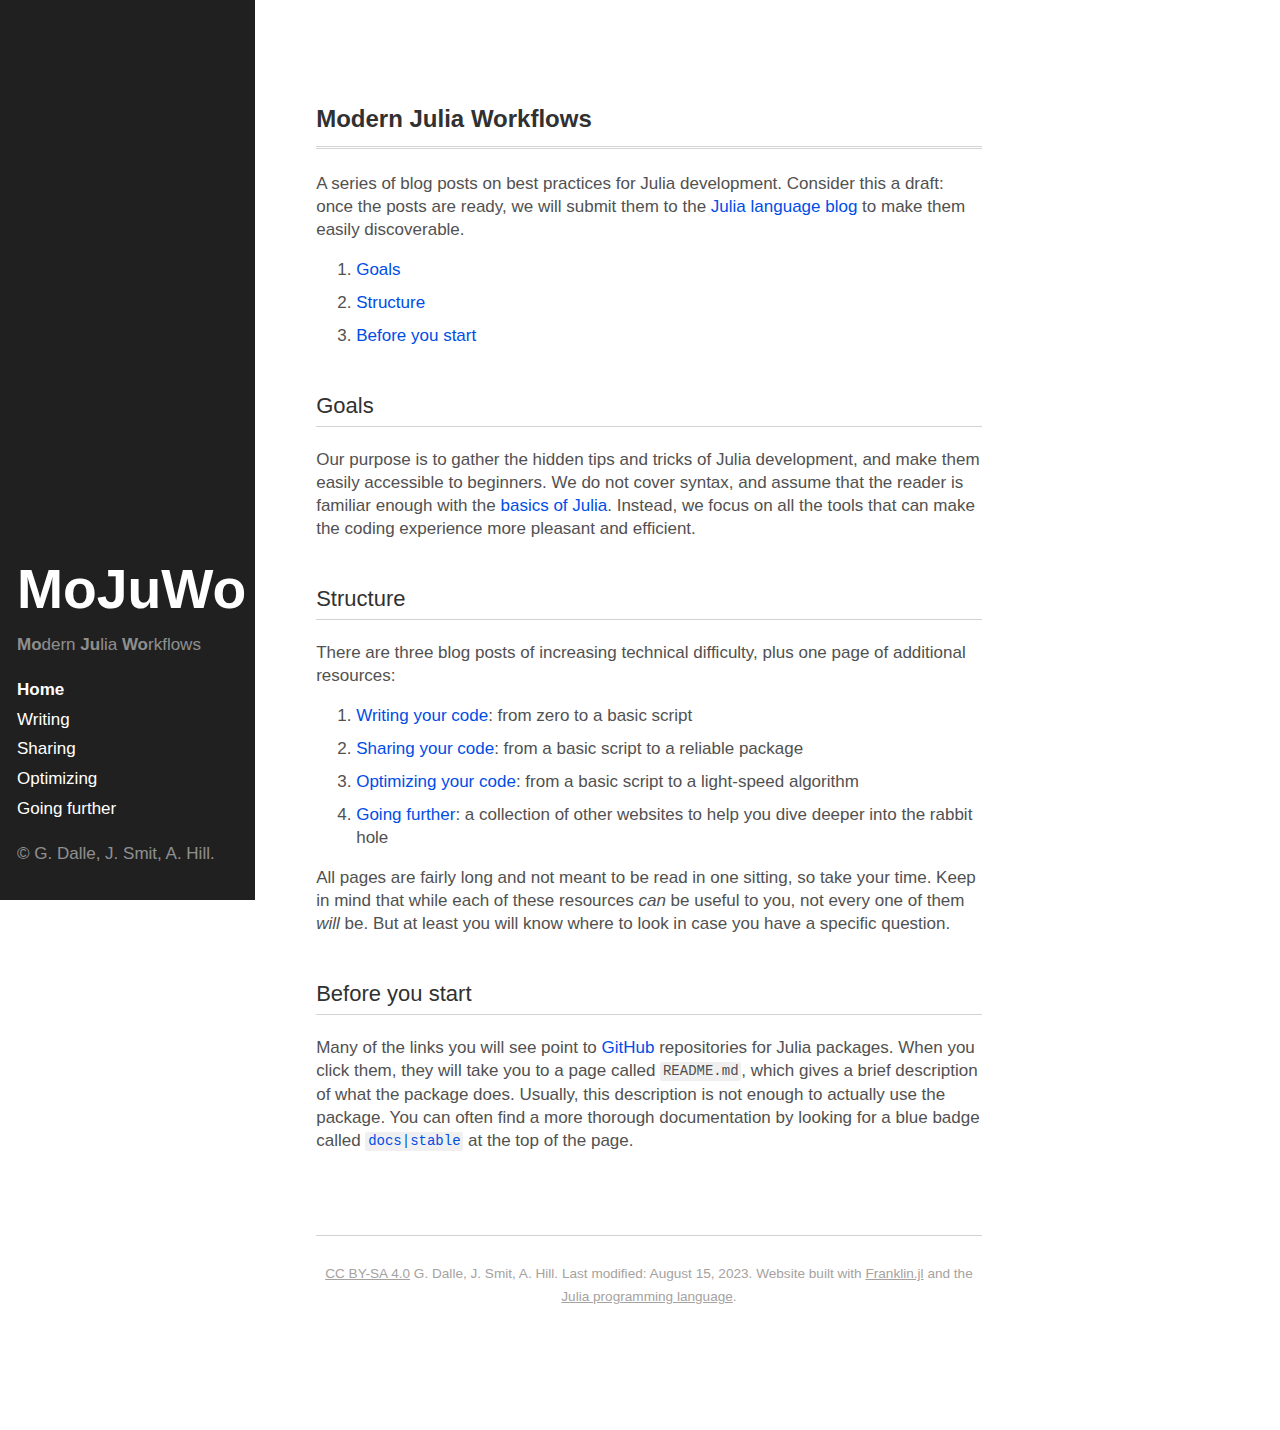
<file: index.html>
<!doctype html> <html lang=en > <meta charset=UTF-8 > <meta name=viewport  content="width=device-width, initial-scale=1"> <link rel=stylesheet  href="/css/franklin.css"> <link rel=stylesheet  href="/css/poole_hyde.css"> <link rel=stylesheet  href="/css/custom.css"> <link rel=stylesheet  href="/libs/highlight/styles/github-dark.min.css"> <style> html {font-size: 17px;} .franklin-content {position: relative; padding-left: 8%; padding-right: 5%; line-height: 1.35em;} @media (min-width: 940px) { .franklin-content {width: 100%; margin-left: auto; margin-right: auto;} } @media (max-width: 768px) { .franklin-content {padding-left: 6%; padding-right: 6%;} } </style> <link rel=icon  href="/assets/favicon.png"> <title>Modern Julia Workflows</title> <div class=sidebar > <div class="container sidebar-sticky"> <div class=sidebar-about > <h1><a href="/">MoJuWo</a></h1> <p class=lead ><b>Mo</b>dern <b>Ju</b>lia <b>Wo</b>rkflows</p> </div> <nav class=sidebar-nav > <a class="sidebar-nav-item active" href="/">Home</a> <a class="sidebar-nav-item " href="/pages/writing/">Writing</a> <a class="sidebar-nav-item " href="/pages/sharing/">Sharing</a> <a class="sidebar-nav-item " href="/pages/optimizing/">Optimizing</a> <a class="sidebar-nav-item " href="/pages/further/">Going further</a> </nav> <p>&copy; G. Dalle, J. Smit, A. Hill.</p> </div> </div> <div class="content container"> <div class=franklin-content ><h1 id=modern_julia_workflows ><a href="#modern_julia_workflows" class=header-anchor >Modern Julia Workflows</a></h1> <p>A series of blog posts on best practices for Julia development. Consider this a draft: once the posts are ready, we will submit them to the <a href="https://julialang.org/blog/">Julia language blog</a> to make them easily discoverable.</p> <div class=franklin-toc ><ol><li><a href="#goals">Goals</a><li><a href="#structure">Structure</a><li><a href="#before_you_start">Before you start</a></ol></div> <h2 id=goals ><a href="#goals" class=header-anchor >Goals</a></h2> <p>Our purpose is to gather the hidden tips and tricks of Julia development, and make them easily accessible to beginners. We do not cover syntax, and assume that the reader is familiar enough with the <a href="https://julialang.org/learning/">basics of Julia</a>. Instead, we focus on all the tools that can make the coding experience more pleasant and efficient.</p> <h2 id=structure ><a href="#structure" class=header-anchor >Structure</a></h2> <p>There are three blog posts of increasing technical difficulty, plus one page of additional resources:</p> <ol> <li><p><a href="/pages/writing/">Writing your code</a>: from zero to a basic script</p> <li><p><a href="/pages/sharing/">Sharing your code</a>: from a basic script to a reliable package</p> <li><p><a href="/pages/optimizing/">Optimizing your code</a>: from a basic script to a light-speed algorithm</p> <li><p><a href="/pages/further/">Going further</a>: a collection of other websites to help you dive deeper into the rabbit hole</p> </ol> <p>All pages are fairly long and not meant to be read in one sitting, so take your time. Keep in mind that while each of these resources <em>can</em> be useful to you, not every one of them <em>will</em> be. But at least you will know where to look in case you have a specific question.</p> <h2 id=before_you_start ><a href="#before_you_start" class=header-anchor >Before you start</a></h2> <p>Many of the links you will see point to <a href="https://github.com/">GitHub</a> repositories for Julia packages. When you click them, they will take you to a page called <code>README.md</code>, which gives a brief description of what the package does. Usually, this description is not enough to actually use the package. You can often find a more thorough documentation by looking for a blue badge called <a href="https://img.shields.io/badge/docs-stable-blue.svg"><code>docs|stable</code></a> at the top of the page.</p> <div class=page-foot > <a href="http://creativecommons.org/licenses/by-sa/4.0/">CC BY-SA 4.0</a> G. Dalle, J. Smit, A. Hill. Last modified: August 15, 2023. Website built with <a href="https://github.com/tlienart/Franklin.jl">Franklin.jl</a> and the <a href="https://julialang.org">Julia programming language</a>. </div> </div> </div>
</file>
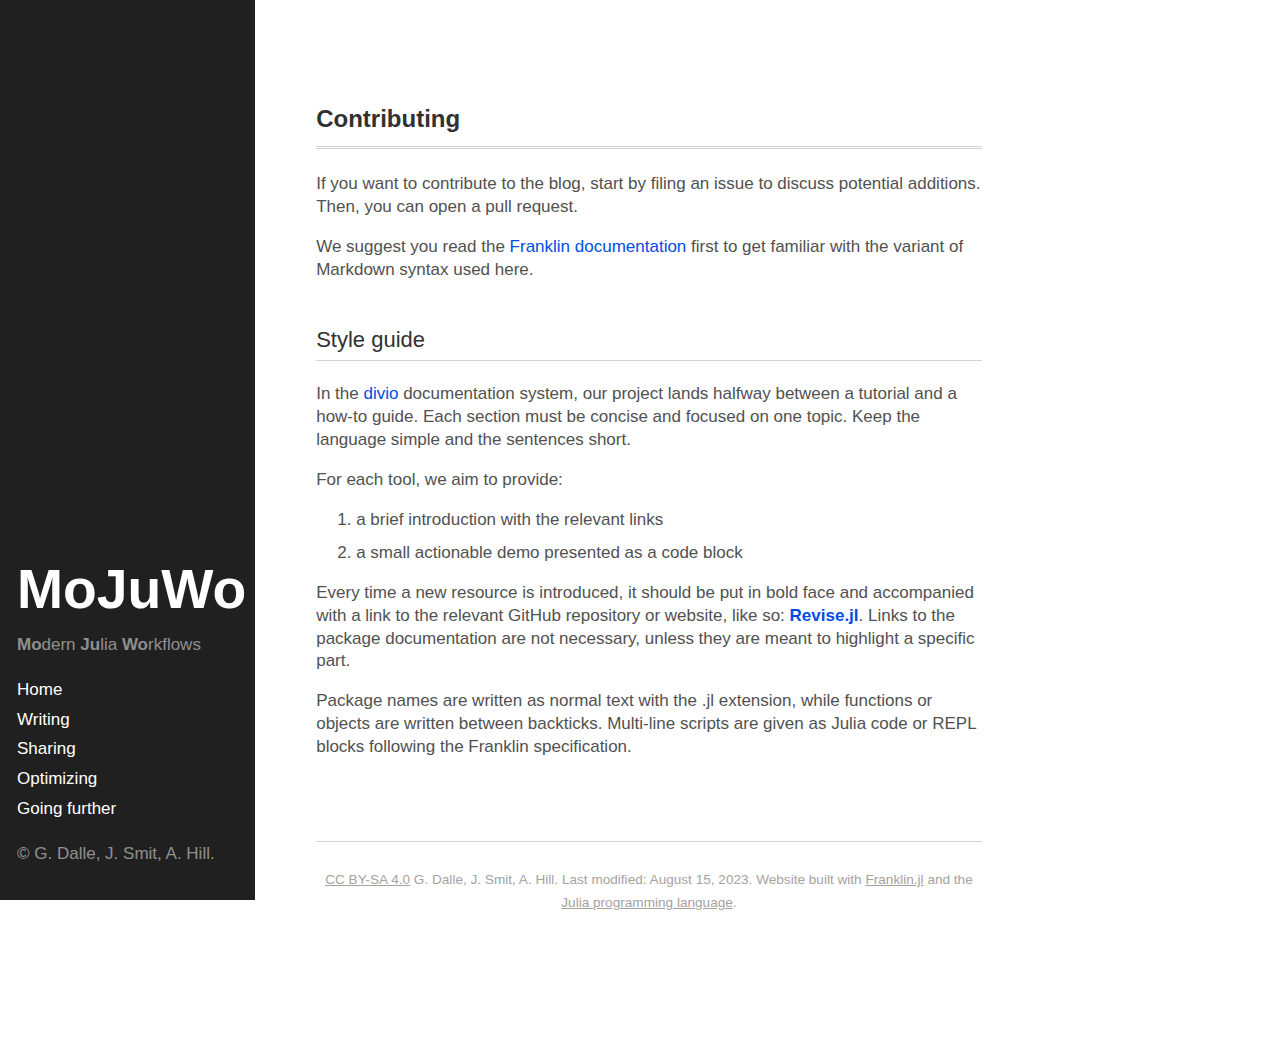
<file: CONTRIBUTING/index.html>
<!doctype html> <html lang=en > <meta charset=UTF-8 > <meta name=viewport  content="width=device-width, initial-scale=1"> <link rel=stylesheet  href="/css/franklin.css"> <link rel=stylesheet  href="/css/poole_hyde.css"> <link rel=stylesheet  href="/css/custom.css"> <link rel=stylesheet  href="/libs/highlight/styles/github-dark.min.css"> <style> html {font-size: 17px;} .franklin-content {position: relative; padding-left: 8%; padding-right: 5%; line-height: 1.35em;} @media (min-width: 940px) { .franklin-content {width: 100%; margin-left: auto; margin-right: auto;} } @media (max-width: 768px) { .franklin-content {padding-left: 6%; padding-right: 6%;} } </style> <link rel=icon  href="/assets/favicon.png"> <title>Contributing</title> <div class=sidebar > <div class="container sidebar-sticky"> <div class=sidebar-about > <h1><a href="/">MoJuWo</a></h1> <p class=lead ><b>Mo</b>dern <b>Ju</b>lia <b>Wo</b>rkflows</p> </div> <nav class=sidebar-nav > <a class="sidebar-nav-item " href="/">Home</a> <a class="sidebar-nav-item " href="/pages/writing/">Writing</a> <a class="sidebar-nav-item " href="/pages/sharing/">Sharing</a> <a class="sidebar-nav-item " href="/pages/optimizing/">Optimizing</a> <a class="sidebar-nav-item " href="/pages/further/">Going further</a> </nav> <p>&copy; G. Dalle, J. Smit, A. Hill.</p> </div> </div> <div class="content container"> <div class=franklin-content ><h1 id=contributing ><a href="#contributing" class=header-anchor >Contributing</a></h1> <p>If you want to contribute to the blog, start by filing an issue to discuss potential additions. Then, you can open a pull request.</p> <p>We suggest you read the <a href="https://franklinjl.org/">Franklin documentation</a> first to get familiar with the variant of Markdown syntax used here.</p> <h2 id=style_guide ><a href="#style_guide" class=header-anchor >Style guide</a></h2> <p>In the <a href="https://documentation.divio.com/">divio</a> documentation system, our project lands halfway between a tutorial and a how-to guide. Each section must be concise and focused on one topic. Keep the language simple and the sentences short.</p> <p>For each tool, we aim to provide:</p> <ol> <li><p>a brief introduction with the relevant links</p> <li><p>a small actionable demo presented as a code block</p> </ol> <p>Every time a new resource is introduced, it should be put in bold face and accompanied with a link to the relevant GitHub repository or website, like so: <a href="https://github.com/timholy/Revise.jl"><strong>Revise.jl</strong></a>. Links to the package documentation are not necessary, unless they are meant to highlight a specific part.</p> <p>Package names are written as normal text with the .jl extension, while functions or objects are written between backticks. Multi-line scripts are given as Julia code or REPL blocks following the Franklin specification.</p> <div class=page-foot > <a href="http://creativecommons.org/licenses/by-sa/4.0/">CC BY-SA 4.0</a> G. Dalle, J. Smit, A. Hill. Last modified: August 15, 2023. Website built with <a href="https://github.com/tlienart/Franklin.jl">Franklin.jl</a> and the <a href="https://julialang.org">Julia programming language</a>. </div> </div> </div>
</file>
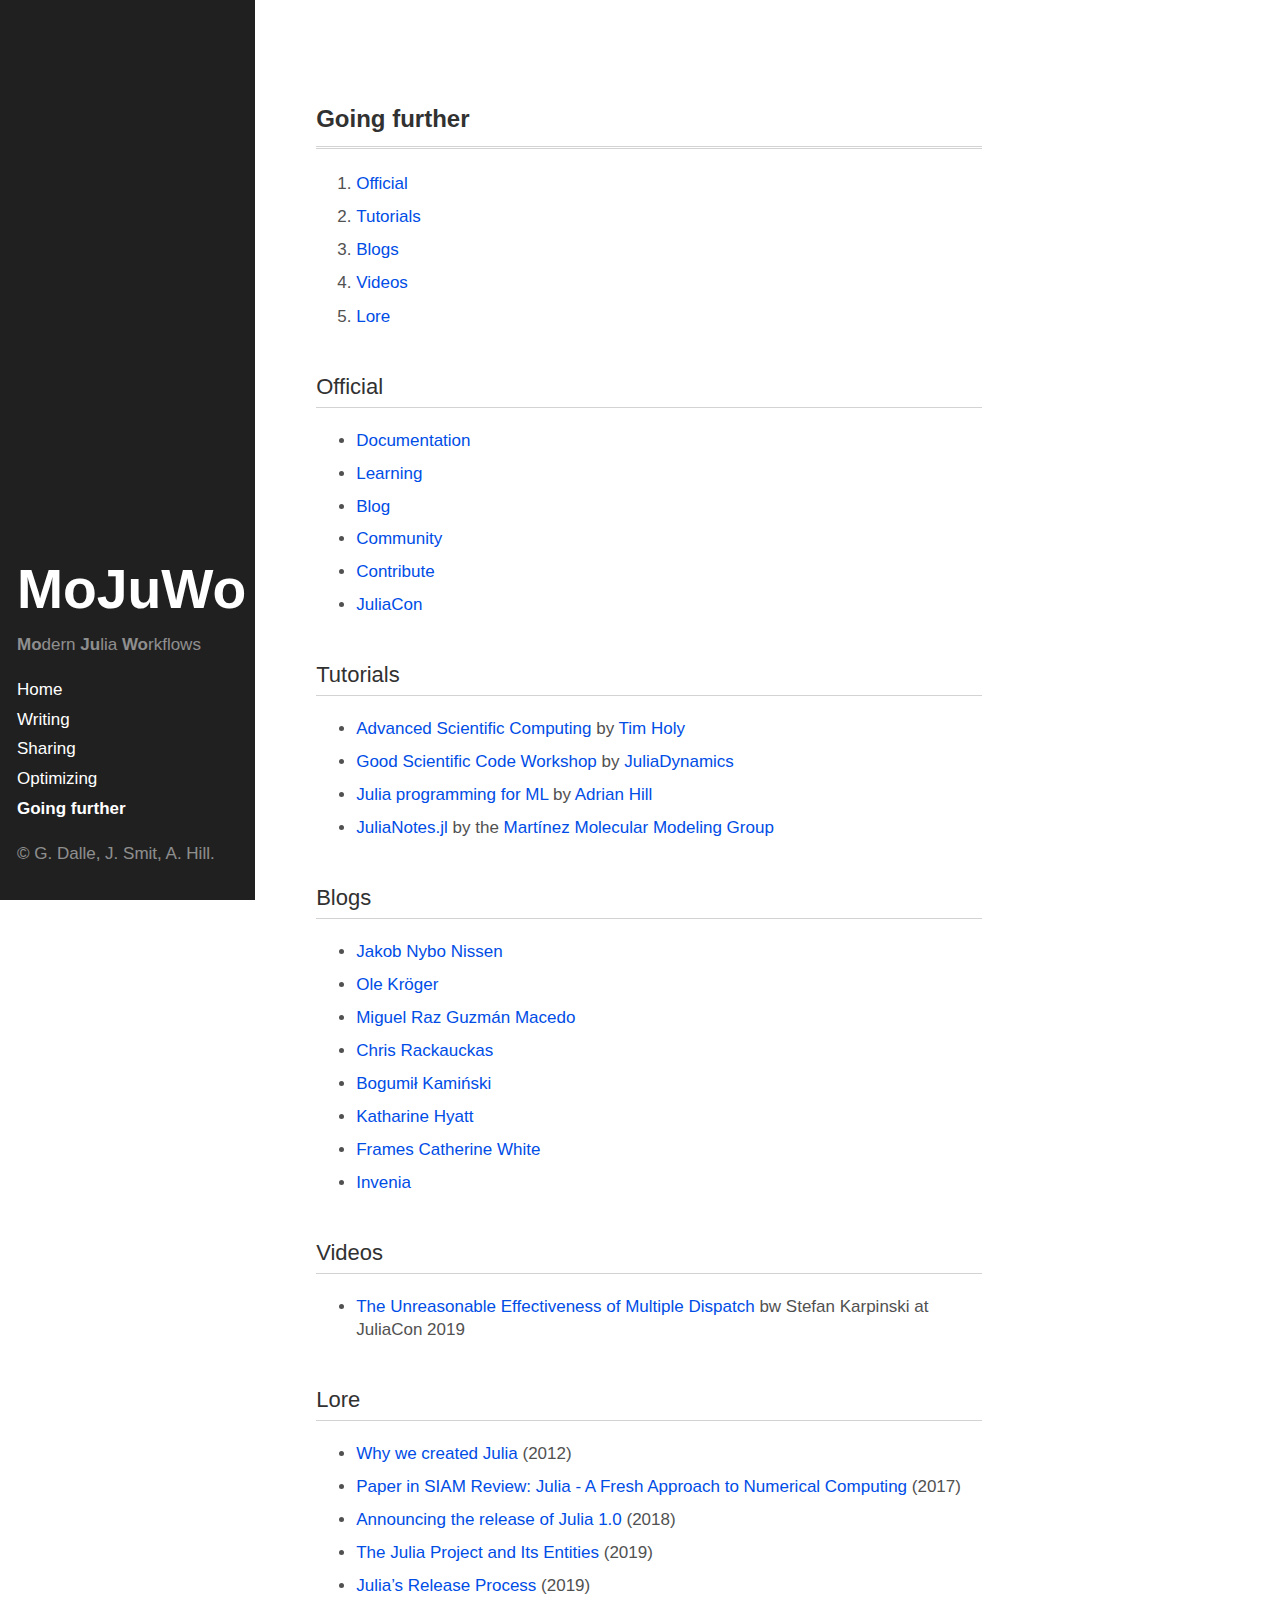
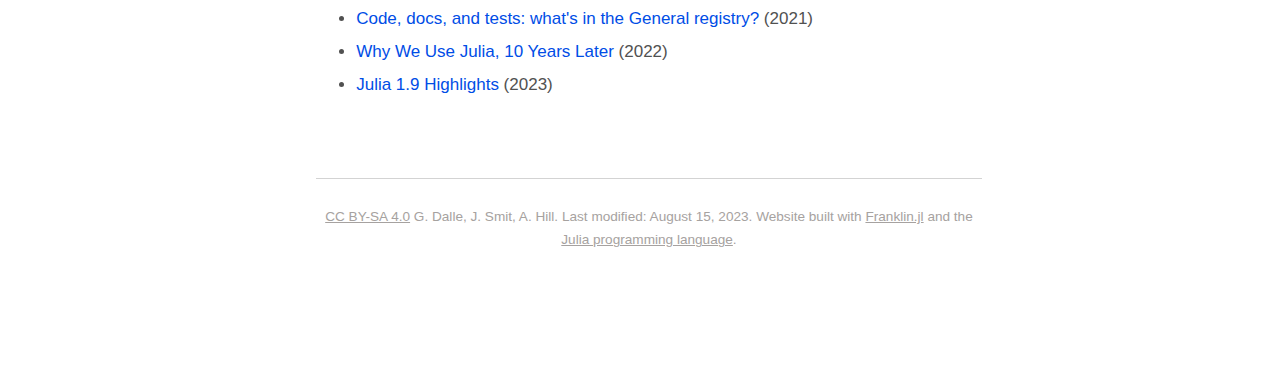
<file: pages/further/index.html>
<!doctype html> <html lang=en > <meta charset=UTF-8 > <meta name=viewport  content="width=device-width, initial-scale=1"> <link rel=stylesheet  href="/css/franklin.css"> <link rel=stylesheet  href="/css/poole_hyde.css"> <link rel=stylesheet  href="/css/custom.css"> <link rel=stylesheet  href="/libs/highlight/styles/github-dark.min.css"> <style> html {font-size: 17px;} .franklin-content {position: relative; padding-left: 8%; padding-right: 5%; line-height: 1.35em;} @media (min-width: 940px) { .franklin-content {width: 100%; margin-left: auto; margin-right: auto;} } @media (max-width: 768px) { .franklin-content {padding-left: 6%; padding-right: 6%;} } </style> <link rel=icon  href="/assets/favicon.png"> <title>Going further</title> <div class=sidebar > <div class="container sidebar-sticky"> <div class=sidebar-about > <h1><a href="/">MoJuWo</a></h1> <p class=lead ><b>Mo</b>dern <b>Ju</b>lia <b>Wo</b>rkflows</p> </div> <nav class=sidebar-nav > <a class="sidebar-nav-item " href="/">Home</a> <a class="sidebar-nav-item " href="/pages/writing/">Writing</a> <a class="sidebar-nav-item " href="/pages/sharing/">Sharing</a> <a class="sidebar-nav-item " href="/pages/optimizing/">Optimizing</a> <a class="sidebar-nav-item active" href="/pages/further/">Going further</a> </nav> <p>&copy; G. Dalle, J. Smit, A. Hill.</p> </div> </div> <div class="content container"> <div class=franklin-content ><h1 id=going_further ><a href="#going_further" class=header-anchor >Going further</a></h1> <div class=franklin-toc ><ol><li><a href="#official">Official</a><li><a href="#tutorials">Tutorials</a><li><a href="#blogs">Blogs</a><li><a href="#videos">Videos</a><li><a href="#lore">Lore</a></ol></div> <h2 id=official ><a href="#official" class=header-anchor >Official</a></h2> <ul> <li><p><a href="https://docs.julialang.org/en/v1/">Documentation</a></p> <li><p><a href="https://julialang.org/learning/">Learning</a></p> <li><p><a href="https://julialang.org/blog/">Blog</a></p> <li><p><a href="https://julialang.org/community/">Community</a></p> <li><p><a href="https://julialang.org/contribute/">Contribute</a></p> <li><p><a href="https://juliacon.org/">JuliaCon</a></p> </ul> <h2 id=tutorials ><a href="#tutorials" class=header-anchor >Tutorials</a></h2> <ul> <li><p><a href="https://github.com/timholy/AdvancedScientificComputing">Advanced Scientific Computing</a> by <a href="https://github.com/timholy">Tim Holy</a></p> <li><p><a href="https://github.com/JuliaDynamics/GoodScientificCodeWorkshop">Good Scientific Code Workshop</a> by <a href="https://github.com/JuliaDynamics">JuliaDynamics</a></p> <li><p><a href="https://adrhill.github.io/julia-ml-course/">Julia programming for ML</a> by <a href="https://github.com/adrhill/adrhill">Adrian Hill</a> </p> <li><p><a href="https://m3g.github.io/JuliaNotes.jl/stable/">JuliaNotes.jl</a> by the <a href="https://github.com/m3g">Martínez Molecular Modeling Group</a></p> </ul> <h2 id=blogs ><a href="#blogs" class=header-anchor >Blogs</a></h2> <ul> <li><p><a href="https://viralinstruction.com/">Jakob Nybo Nissen</a></p> <li><p><a href="https://opensourc.es/">Ole Kröger</a></p> <li><p><a href="https://miguelraz.github.io/blog/">Miguel Raz Guzmán Macedo</a></p> <li><p><a href="https://www.stochasticlifestyle.com/">Chris Rackauckas</a></p> <li><p><a href="https://bkamins.github.io/">Bogumił Kamiński</a></p> <li><p><a href="https://kshyatt.github.io/">Katharine Hyatt</a></p> <li><p><a href="https://www.oxinabox.net/blog.html">Frames Catherine White</a></p> <li><p><a href="https://invenia.github.io/blog/">Invenia</a></p> </ul> <h2 id=videos ><a href="#videos" class=header-anchor >Videos</a></h2> <ul> <li><p><a href="https://www.youtube.com/live/kc9HwsxE1OY?feature&#61;share">The Unreasonable Effectiveness of Multiple Dispatch</a> bw Stefan Karpinski at JuliaCon 2019</p> </ul> <h2 id=lore ><a href="#lore" class=header-anchor >Lore</a></h2> <ul> <li><p><a href="https://julialang.org/blog/2012/02/why-we-created-julia/">Why we created Julia</a> &#40;2012&#41;</p> <li><p><a href="https://julialang.org/blog/2017/03/julia-fresh-paper/">Paper in SIAM Review: Julia - A Fresh Approach to Numerical Computing</a> &#40;2017&#41;</p> <li><p><a href="https://julialang.org/blog/2018/08/one-point-zero/">Announcing the release of Julia 1.0</a> &#40;2018&#41;</p> <li><p><a href="https://julialang.org/blog/2019/02/julia-entities/">The Julia Project and Its Entities</a> &#40;2019&#41;</p> <li><p><a href="https://julialang.org/blog/2019/08/release-process/">Julia’s Release Process</a> &#40;2019&#41;</p> <li><p><a href="https://julialang.org/blog/2021/08/general-survey/">Code, docs, and tests: what&#39;s in the General registry?</a> &#40;2021&#41;</p> <li><p><a href="https://julialang.org/blog/2022/02/10years/">Why We Use Julia, 10 Years Later</a> &#40;2022&#41;</p> <li><p><a href="https://julialang.org/blog/2023/04/julia-1.9-highlights/">Julia 1.9 Highlights</a> &#40;2023&#41;</p> </ul> <div class=page-foot > <a href="http://creativecommons.org/licenses/by-sa/4.0/">CC BY-SA 4.0</a> G. Dalle, J. Smit, A. Hill. Last modified: August 15, 2023. Website built with <a href="https://github.com/tlienart/Franklin.jl">Franklin.jl</a> and the <a href="https://julialang.org">Julia programming language</a>. </div> </div> </div>
</file>
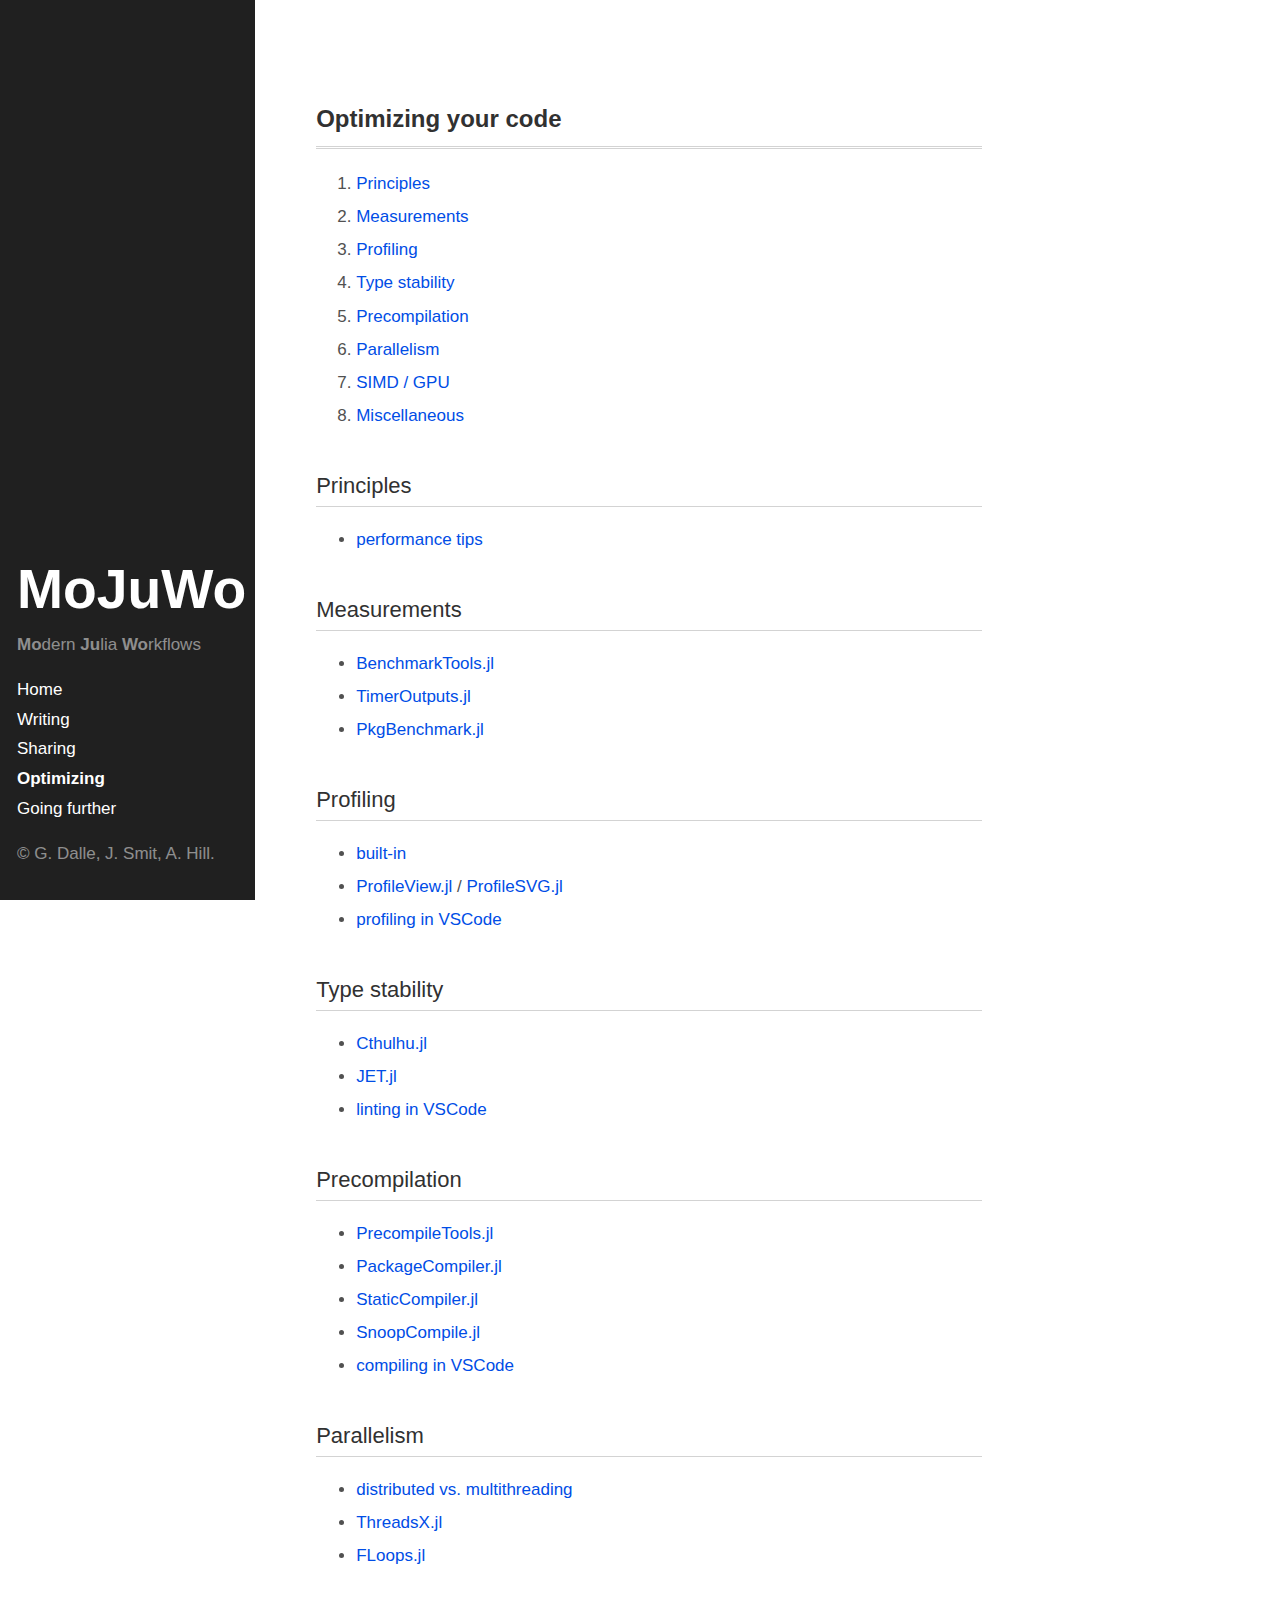
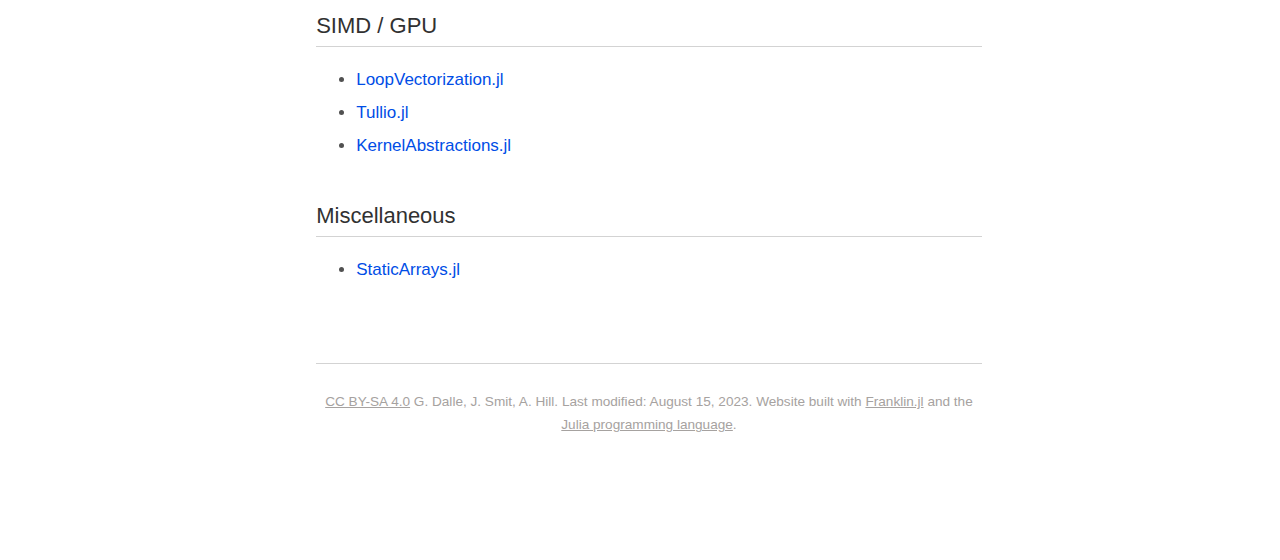
<file: pages/optimizing/index.html>
<!doctype html> <html lang=en > <meta charset=UTF-8 > <meta name=viewport  content="width=device-width, initial-scale=1"> <link rel=stylesheet  href="/css/franklin.css"> <link rel=stylesheet  href="/css/poole_hyde.css"> <link rel=stylesheet  href="/css/custom.css"> <link rel=stylesheet  href="/libs/highlight/styles/github-dark.min.css"> <style> html {font-size: 17px;} .franklin-content {position: relative; padding-left: 8%; padding-right: 5%; line-height: 1.35em;} @media (min-width: 940px) { .franklin-content {width: 100%; margin-left: auto; margin-right: auto;} } @media (max-width: 768px) { .franklin-content {padding-left: 6%; padding-right: 6%;} } </style> <link rel=icon  href="/assets/favicon.png"> <title>Optimizing your code</title> <div class=sidebar > <div class="container sidebar-sticky"> <div class=sidebar-about > <h1><a href="/">MoJuWo</a></h1> <p class=lead ><b>Mo</b>dern <b>Ju</b>lia <b>Wo</b>rkflows</p> </div> <nav class=sidebar-nav > <a class="sidebar-nav-item " href="/">Home</a> <a class="sidebar-nav-item " href="/pages/writing/">Writing</a> <a class="sidebar-nav-item " href="/pages/sharing/">Sharing</a> <a class="sidebar-nav-item active" href="/pages/optimizing/">Optimizing</a> <a class="sidebar-nav-item " href="/pages/further/">Going further</a> </nav> <p>&copy; G. Dalle, J. Smit, A. Hill.</p> </div> </div> <div class="content container"> <div class=franklin-content ><h1 id=optimizing_your_code ><a href="#optimizing_your_code" class=header-anchor >Optimizing your code</a></h1> <div class=franklin-toc ><ol><li><a href="#principles">Principles</a><li><a href="#measurements">Measurements</a><li><a href="#profiling">Profiling</a><li><a href="#type_stability">Type stability</a><li><a href="#precompilation">Precompilation</a><li><a href="#parallelism">Parallelism</a><li><a href="#simd_gpu">SIMD / GPU</a><li><a href="#miscellaneous">Miscellaneous</a></ol></div> <h2 id=principles ><a href="#principles" class=header-anchor >Principles</a></h2> <ul> <li><p><a href="https://docs.julialang.org/en/v1/manual/performance-tips/">performance tips</a></p> </ul> <h2 id=measurements ><a href="#measurements" class=header-anchor >Measurements</a></h2> <ul> <li><p><a href="https://github.com/JuliaCI/BenchmarkTools.jl">BenchmarkTools.jl</a></p> <li><p><a href="https://github.com/KristofferC/TimerOutputs.jl">TimerOutputs.jl</a></p> <li><p><a href="https://github.com/JuliaCI/PkgBenchmark.jl">PkgBenchmark.jl</a></p> </ul> <h2 id=profiling ><a href="#profiling" class=header-anchor >Profiling</a></h2> <ul> <li><p><a href="https://docs.julialang.org/en/v1/manual/profile/">built-in</a></p> <li><p><a href="https://github.com/timholy/ProfileView.jl">ProfileView.jl</a> / <a href="https://github.com/kimikage/ProfileSVG.jl">ProfileSVG.jl</a></p> <li><p><a href="https://www.julia-vscode.org/docs/stable/userguide/profiler/">profiling in VSCode</a></p> </ul> <h2 id=type_stability ><a href="#type_stability" class=header-anchor >Type stability</a></h2> <ul> <li><p><a href="https://github.com/JuliaDebug/Cthulhu.jl">Cthulhu.jl</a></p> <li><p><a href="https://github.com/aviatesk/JET.jl">JET.jl</a></p> <li><p><a href="https://www.julia-vscode.org/docs/stable/userguide/linter/">linting in VSCode</a></p> </ul> <h2 id=precompilation ><a href="#precompilation" class=header-anchor >Precompilation</a></h2> <ul> <li><p><a href="https://github.com/JuliaLang/PrecompileTools.jl">PrecompileTools.jl</a></p> <li><p><a href="https://github.com/JuliaLang/PackageCompiler.jl">PackageCompiler.jl</a></p> <li><p><a href="https://github.com/tshort/StaticCompiler.jl">StaticCompiler.jl</a></p> <li><p><a href="https://github.com/timholy/SnoopCompile.jl">SnoopCompile.jl</a></p> <li><p><a href="https://www.julia-vscode.org/docs/stable/userguide/compilesysimage/">compiling in VSCode</a></p> </ul> <h2 id=parallelism ><a href="#parallelism" class=header-anchor >Parallelism</a></h2> <ul> <li><p><a href="https://docs.julialang.org/en/v1/manual/parallel-computing/">distributed vs. multithreading</a></p> <li><p><a href="https://github.com/tkf/ThreadsX.jl">ThreadsX.jl</a></p> <li><p><a href="https://github.com/JuliaFolds/FLoops.jl">FLoops.jl</a></p> </ul> <h2 id=simd_gpu ><a href="#simd_gpu" class=header-anchor >SIMD / GPU</a></h2> <ul> <li><p><a href="https://github.com/JuliaSIMD/LoopVectorization.jl">LoopVectorization.jl</a></p> <li><p><a href="https://github.com/mcabbott/Tullio.jl">Tullio.jl</a></p> <li><p><a href="https://github.com/JuliaGPU/KernelAbstractions.jl">KernelAbstractions.jl</a></p> </ul> <h2 id=miscellaneous ><a href="#miscellaneous" class=header-anchor >Miscellaneous</a></h2> <ul> <li><p><a href="https://github.com/JuliaArrays/StaticArrays.jl">StaticArrays.jl</a></p> </ul> <div class=page-foot > <a href="http://creativecommons.org/licenses/by-sa/4.0/">CC BY-SA 4.0</a> G. Dalle, J. Smit, A. Hill. Last modified: August 15, 2023. Website built with <a href="https://github.com/tlienart/Franklin.jl">Franklin.jl</a> and the <a href="https://julialang.org">Julia programming language</a>. </div> </div> </div>
</file>
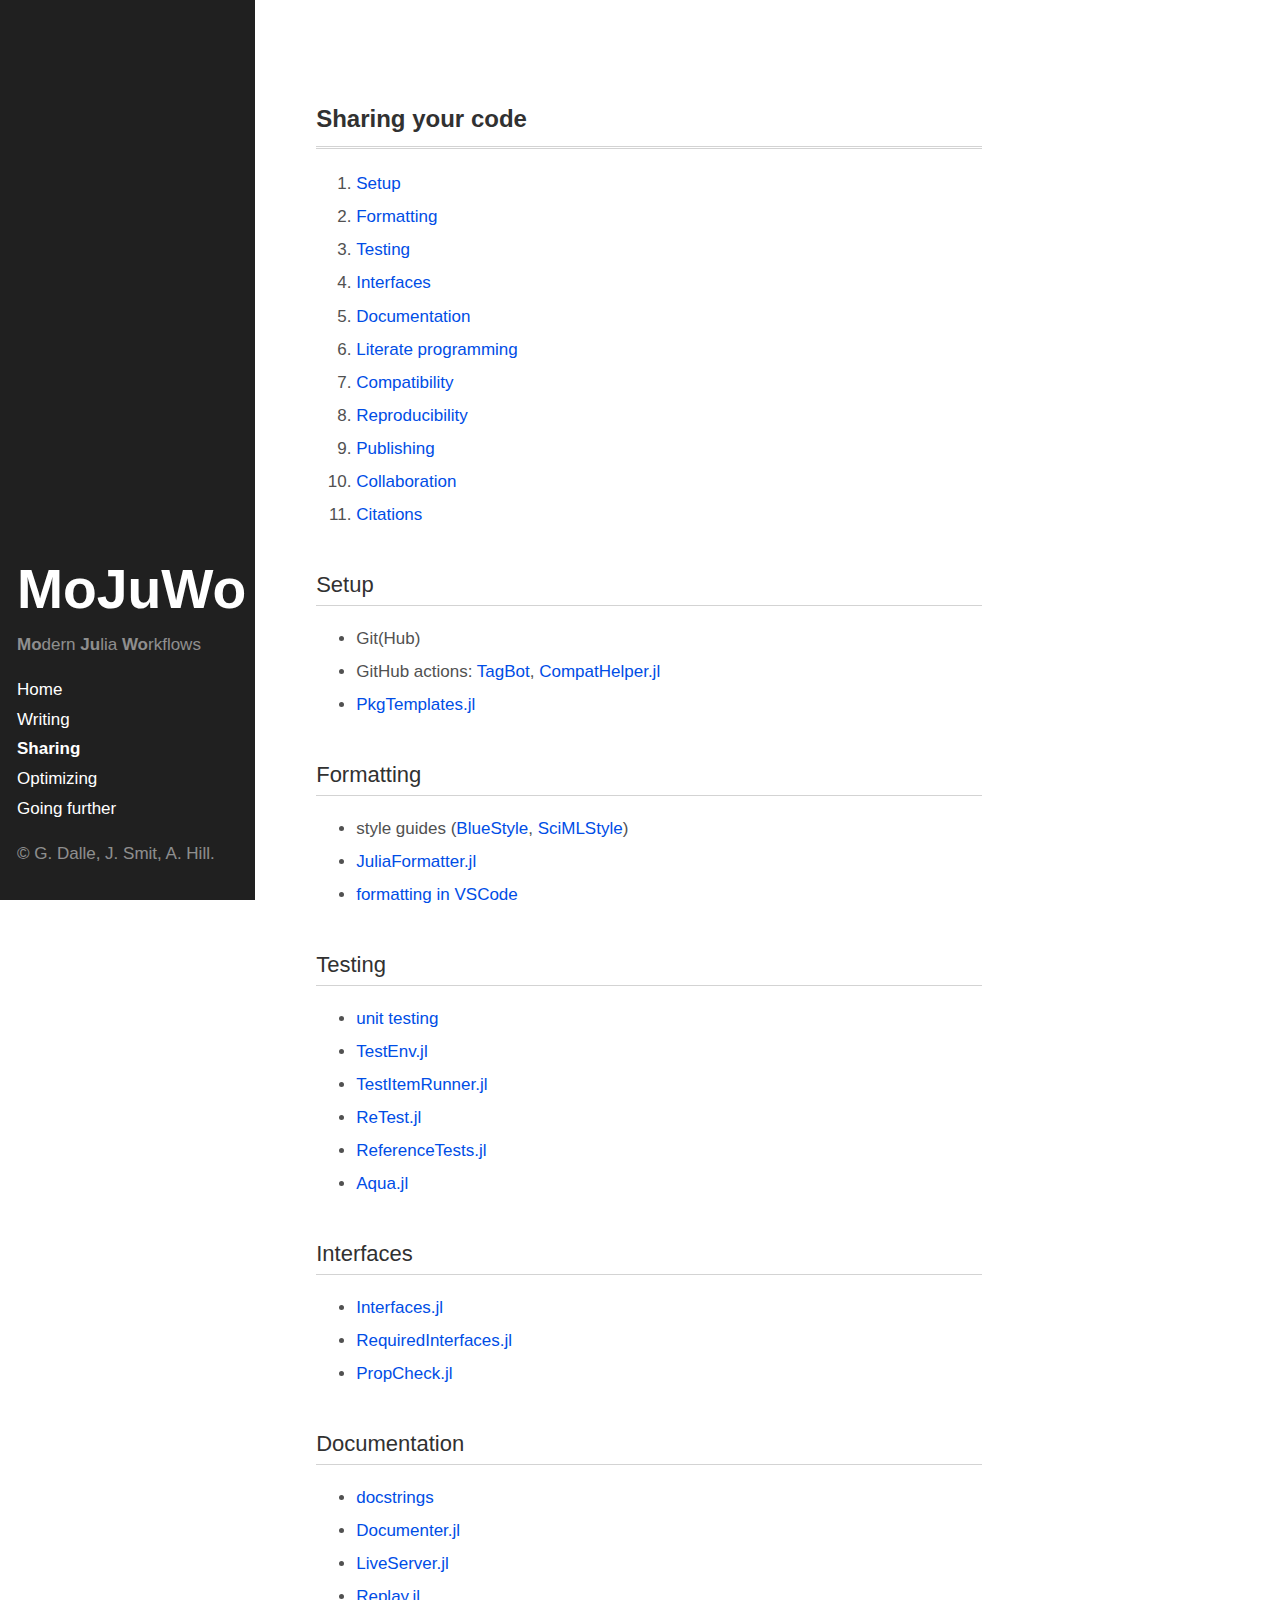
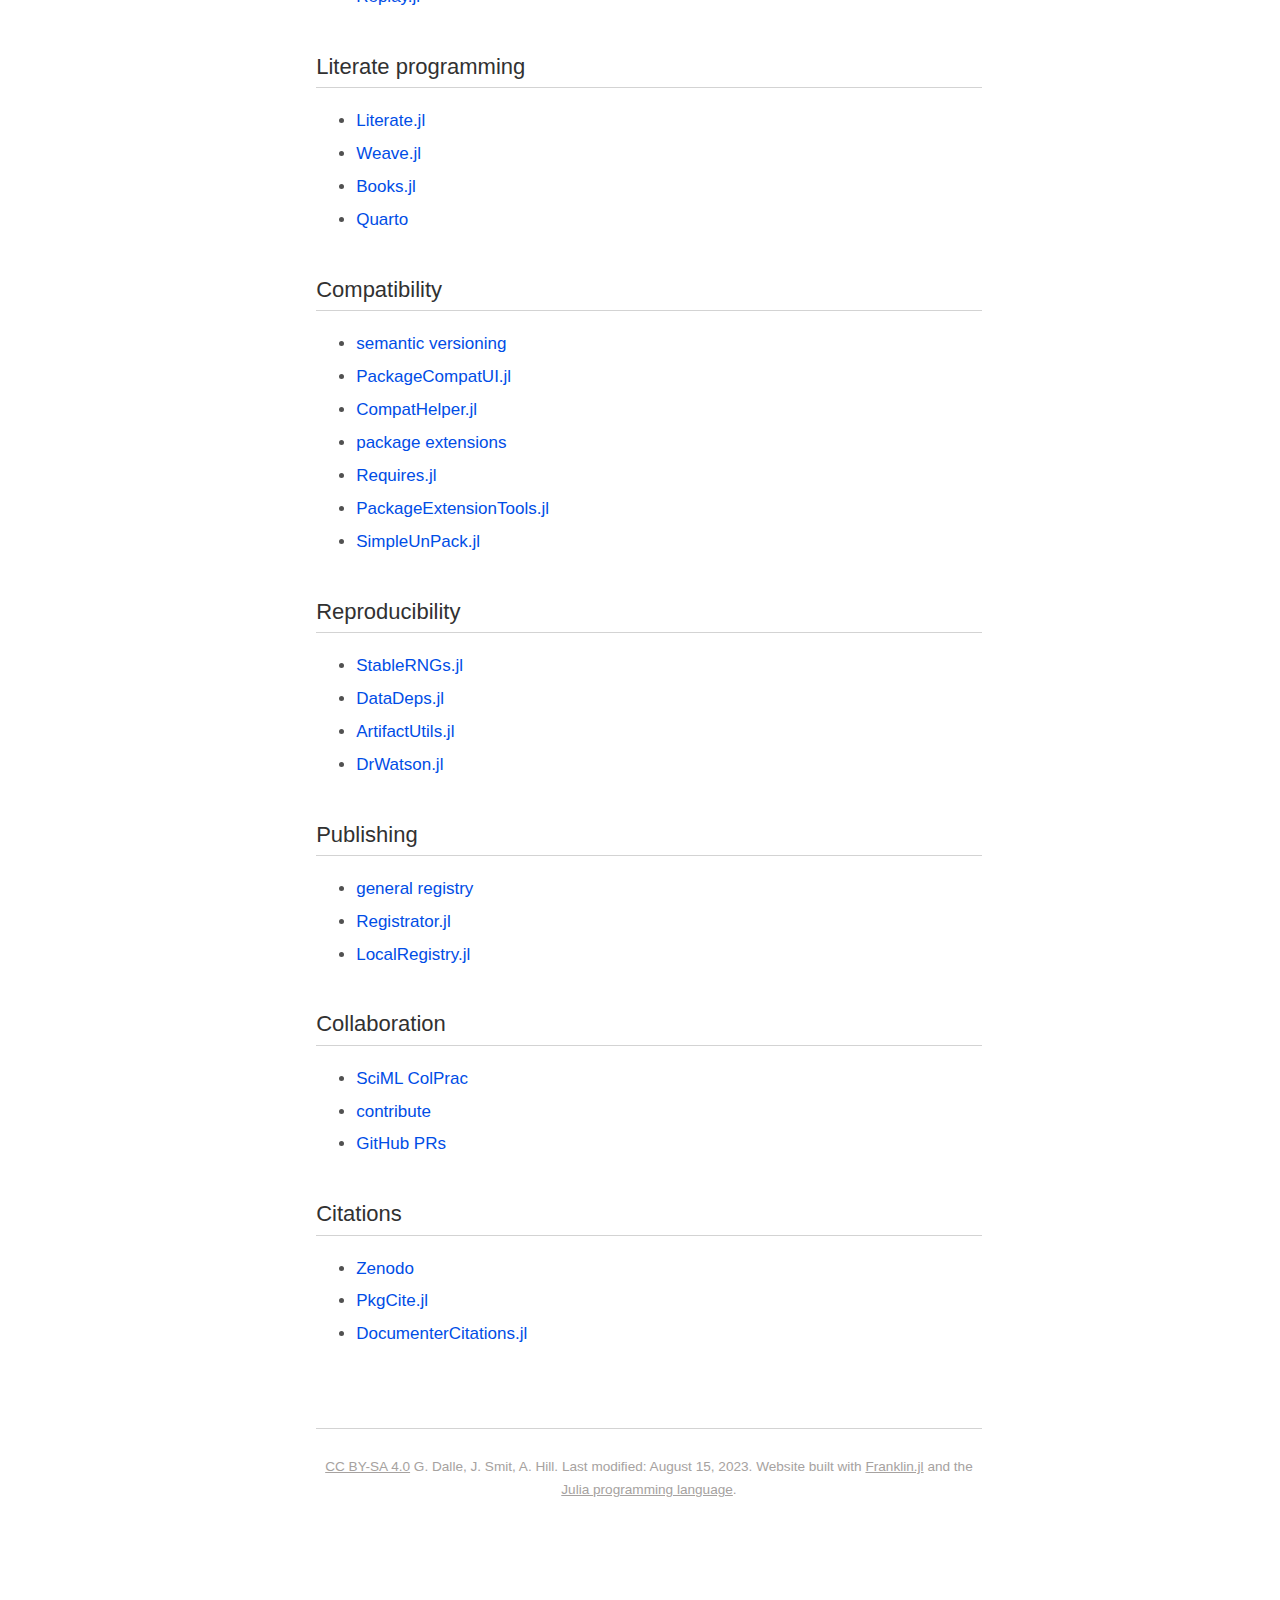
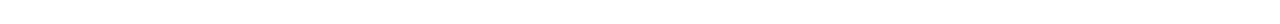
<file: pages/sharing/index.html>
<!doctype html> <html lang=en > <meta charset=UTF-8 > <meta name=viewport  content="width=device-width, initial-scale=1"> <link rel=stylesheet  href="/css/franklin.css"> <link rel=stylesheet  href="/css/poole_hyde.css"> <link rel=stylesheet  href="/css/custom.css"> <link rel=stylesheet  href="/libs/highlight/styles/github-dark.min.css"> <style> html {font-size: 17px;} .franklin-content {position: relative; padding-left: 8%; padding-right: 5%; line-height: 1.35em;} @media (min-width: 940px) { .franklin-content {width: 100%; margin-left: auto; margin-right: auto;} } @media (max-width: 768px) { .franklin-content {padding-left: 6%; padding-right: 6%;} } </style> <link rel=icon  href="/assets/favicon.png"> <title>Sharing your code</title> <div class=sidebar > <div class="container sidebar-sticky"> <div class=sidebar-about > <h1><a href="/">MoJuWo</a></h1> <p class=lead ><b>Mo</b>dern <b>Ju</b>lia <b>Wo</b>rkflows</p> </div> <nav class=sidebar-nav > <a class="sidebar-nav-item " href="/">Home</a> <a class="sidebar-nav-item " href="/pages/writing/">Writing</a> <a class="sidebar-nav-item active" href="/pages/sharing/">Sharing</a> <a class="sidebar-nav-item " href="/pages/optimizing/">Optimizing</a> <a class="sidebar-nav-item " href="/pages/further/">Going further</a> </nav> <p>&copy; G. Dalle, J. Smit, A. Hill.</p> </div> </div> <div class="content container"> <div class=franklin-content ><h1 id=sharing_your_code ><a href="#sharing_your_code" class=header-anchor >Sharing your code</a></h1> <div class=franklin-toc ><ol><li><a href="#setup">Setup</a><li><a href="#formatting">Formatting</a><li><a href="#testing">Testing</a><li><a href="#interfaces">Interfaces</a><li><a href="#documentation">Documentation</a><li><a href="#literate_programming">Literate programming</a><li><a href="#compatibility">Compatibility</a><li><a href="#reproducibility">Reproducibility</a><li><a href="#publishing">Publishing</a><li><a href="#collaboration">Collaboration</a><li><a href="#citations">Citations</a></ol></div> <h2 id=setup ><a href="#setup" class=header-anchor >Setup</a></h2> <ul> <li><p>Git&#40;Hub&#41;</p> <li><p>GitHub actions: <a href="https://github.com/JuliaRegistries/TagBot">TagBot</a>, <a href="https://github.com/JuliaRegistries/CompatHelper.jl">CompatHelper.jl</a></p> <li><p><a href="https://github.com/JuliaCI/PkgTemplates.jl">PkgTemplates.jl</a></p> </ul> <h2 id=formatting ><a href="#formatting" class=header-anchor >Formatting</a></h2> <ul> <li><p>style guides &#40;<a href="https://github.com/invenia/BlueStyle">BlueStyle</a>, <a href="https://github.com/SciML/SciMLStyle">SciMLStyle</a>&#41;</p> <li><p><a href="https://github.com/domluna/JuliaFormatter.jl">JuliaFormatter.jl</a></p> <li><p><a href="https://www.julia-vscode.org/docs/stable/userguide/formatter/">formatting in VSCode</a></p> </ul> <h2 id=testing ><a href="#testing" class=header-anchor >Testing</a></h2> <ul> <li><p><a href="https://docs.julialang.org/en/v1/stdlib/Test/">unit testing</a></p> <li><p><a href="https://github.com/JuliaTesting/TestEnv.jl">TestEnv.jl</a></p> <li><p><a href="https://github.com/julia-vscode/TestItemRunner.jl">TestItemRunner.jl</a></p> <li><p><a href="https://github.com/JuliaTesting/ReTest.jl">ReTest.jl</a></p> <li><p><a href="https://github.com/JuliaTesting/ReferenceTests.jl">ReferenceTests.jl</a></p> <li><p><a href="https://github.com/JuliaTesting/Aqua.jl">Aqua.jl</a></p> </ul> <h2 id=interfaces ><a href="#interfaces" class=header-anchor >Interfaces</a></h2> <ul> <li><p><a href="https://github.com/rafaqz/Interfaces.jl">Interfaces.jl</a></p> <li><p><a href="https://github.com/Seelengrab/RequiredInterfaces.jl">RequiredInterfaces.jl</a></p> <li><p><a href="https://github.com/Seelengrab/PropCheck.jl">PropCheck.jl</a></p> </ul> <h2 id=documentation ><a href="#documentation" class=header-anchor >Documentation</a></h2> <ul> <li><p><a href="https://docs.julialang.org/en/v1/manual/documentation/">docstrings</a></p> <li><p><a href="https://github.com/JuliaDocs/Documenter.jl">Documenter.jl</a></p> <li><p><a href="https://github.com/tlienart/LiveServer.jl">LiveServer.jl</a></p> <li><p><a href="https://github.com/rafaqz/Interfaces.jl">Replay.jl</a></p> </ul> <h2 id=literate_programming ><a href="#literate_programming" class=header-anchor >Literate programming</a></h2> <ul> <li><p><a href="https://github.com/fredrikekre/Literate.jl">Literate.jl</a></p> <li><p><a href="https://github.com/JunoLab/Weave.jl">Weave.jl</a></p> <li><p><a href="https://github.com/JuliaBooks/Books.jl">Books.jl</a></p> <li><p><a href="https://quarto.org/">Quarto</a></p> </ul> <h2 id=compatibility ><a href="#compatibility" class=header-anchor >Compatibility</a></h2> <ul> <li><p><a href="https://semver.org/">semantic versioning</a></p> <li><p><a href="https://github.com/GunnarFarneback/PackageCompatUI.jl">PackageCompatUI.jl</a></p> <li><p><a href="https://github.com/JuliaRegistries/CompatHelper.jl">CompatHelper.jl</a></p> <li><p><a href="https://pkgdocs.julialang.org/v1/creating-packages/#Conditional-loading-of-code-in-packages-&#40;Extensions&#41;">package extensions</a></p> <li><p><a href="https://github.com/JuliaPackaging/Requires.jl">Requires.jl</a></p> <li><p><a href="https://github.com/cjdoris/PackageExtensionTools.jl">PackageExtensionTools.jl</a></p> <li><p><a href="https://github.com/devmotion/SimpleUnPack.jl">SimpleUnPack.jl</a></p> </ul> <h2 id=reproducibility ><a href="#reproducibility" class=header-anchor >Reproducibility</a></h2> <ul> <li><p><a href="https://github.com/JuliaRandom/StableRNGs.jl">StableRNGs.jl</a></p> <li><p><a href="https://github.com/oxinabox/DataDeps.jl">DataDeps.jl</a></p> <li><p><a href="https://github.com/JuliaPackaging/ArtifactUtils.jl">ArtifactUtils.jl</a></p> <li><p><a href="https://github.com/JuliaDynamics/DrWatson.jl">DrWatson.jl</a></p> </ul> <h2 id=publishing ><a href="#publishing" class=header-anchor >Publishing</a></h2> <ul> <li><p><a href="https://github.com/JuliaRegistries/General">general registry</a></p> <li><p><a href="https://github.com/JuliaRegistries/Registrator.jl">Registrator.jl</a></p> <li><p><a href="https://github.com/GunnarFarneback/LocalRegistry.jl">LocalRegistry.jl</a></p> </ul> <h2 id=collaboration ><a href="#collaboration" class=header-anchor >Collaboration</a></h2> <ul> <li><p><a href="https://github.com/SciML/ColPrac">SciML ColPrac</a></p> <li><p><a href="https://julialang.org/contribute/">contribute</a></p> <li><p><a href="https://kshyatt.github.io/post/firstjuliapr/">GitHub PRs</a></p> </ul> <h2 id=citations ><a href="#citations" class=header-anchor >Citations</a></h2> <ul> <li><p><a href="https://zenodo.org/">Zenodo</a></p> <li><p><a href="https://github.com/SebastianM-C/PkgCite.jl">PkgCite.jl</a></p> <li><p><a href="https://github.com/ali-ramadhan/DocumenterCitations.jl">DocumenterCitations.jl</a></p> </ul> <div class=page-foot > <a href="http://creativecommons.org/licenses/by-sa/4.0/">CC BY-SA 4.0</a> G. Dalle, J. Smit, A. Hill. Last modified: August 15, 2023. Website built with <a href="https://github.com/tlienart/Franklin.jl">Franklin.jl</a> and the <a href="https://julialang.org">Julia programming language</a>. </div> </div> </div>
</file>
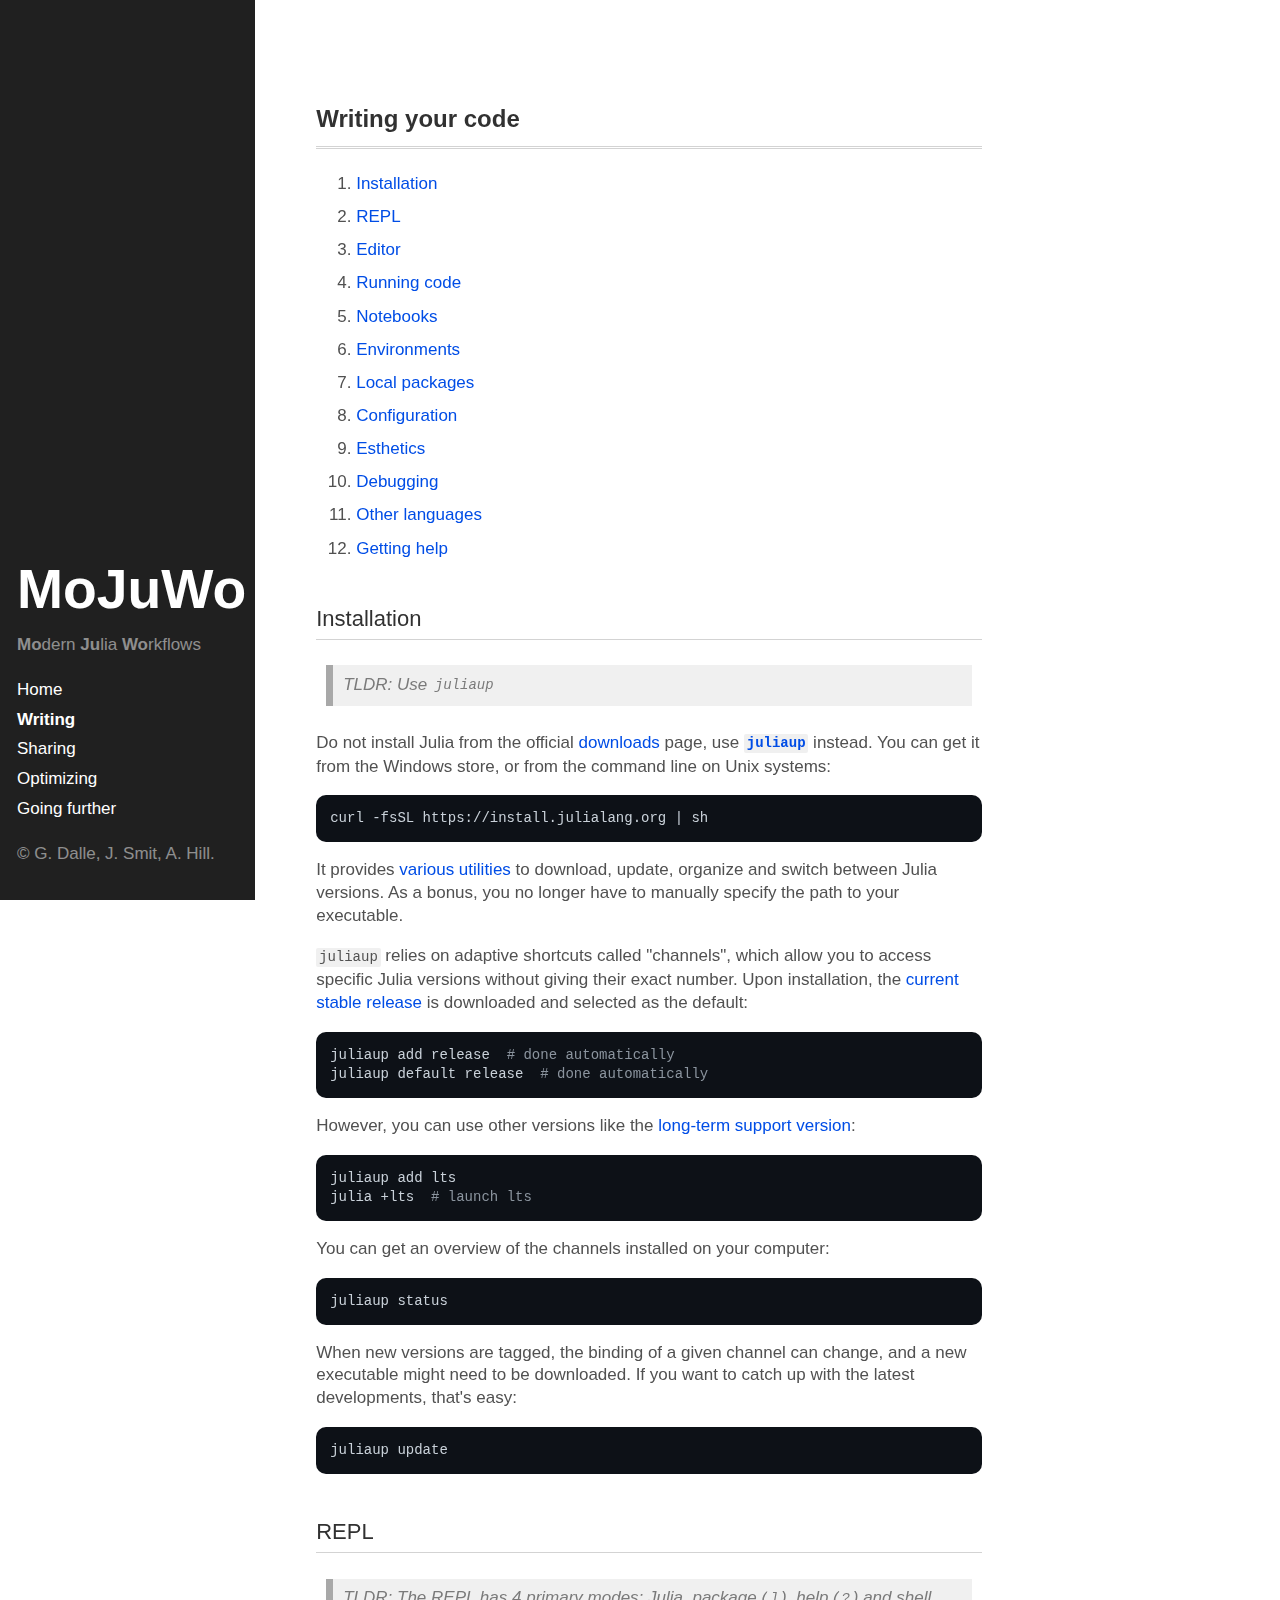
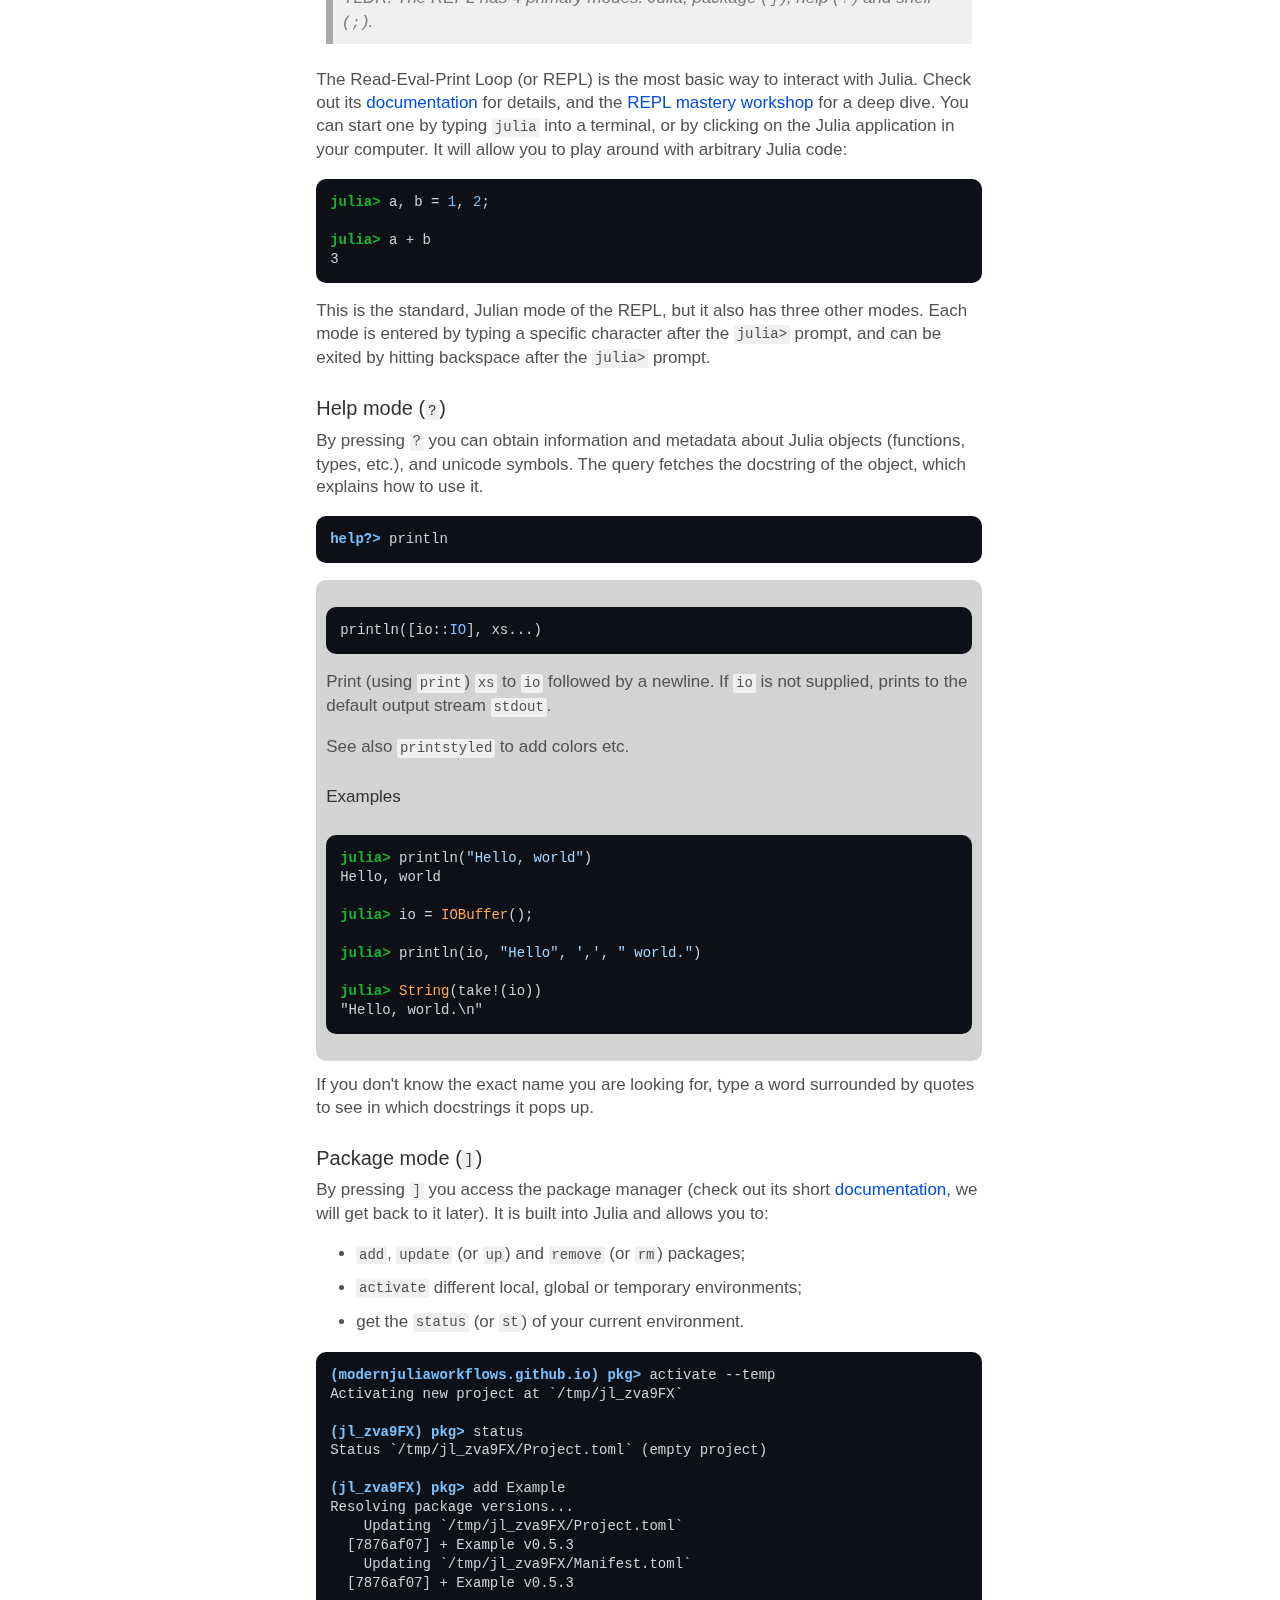
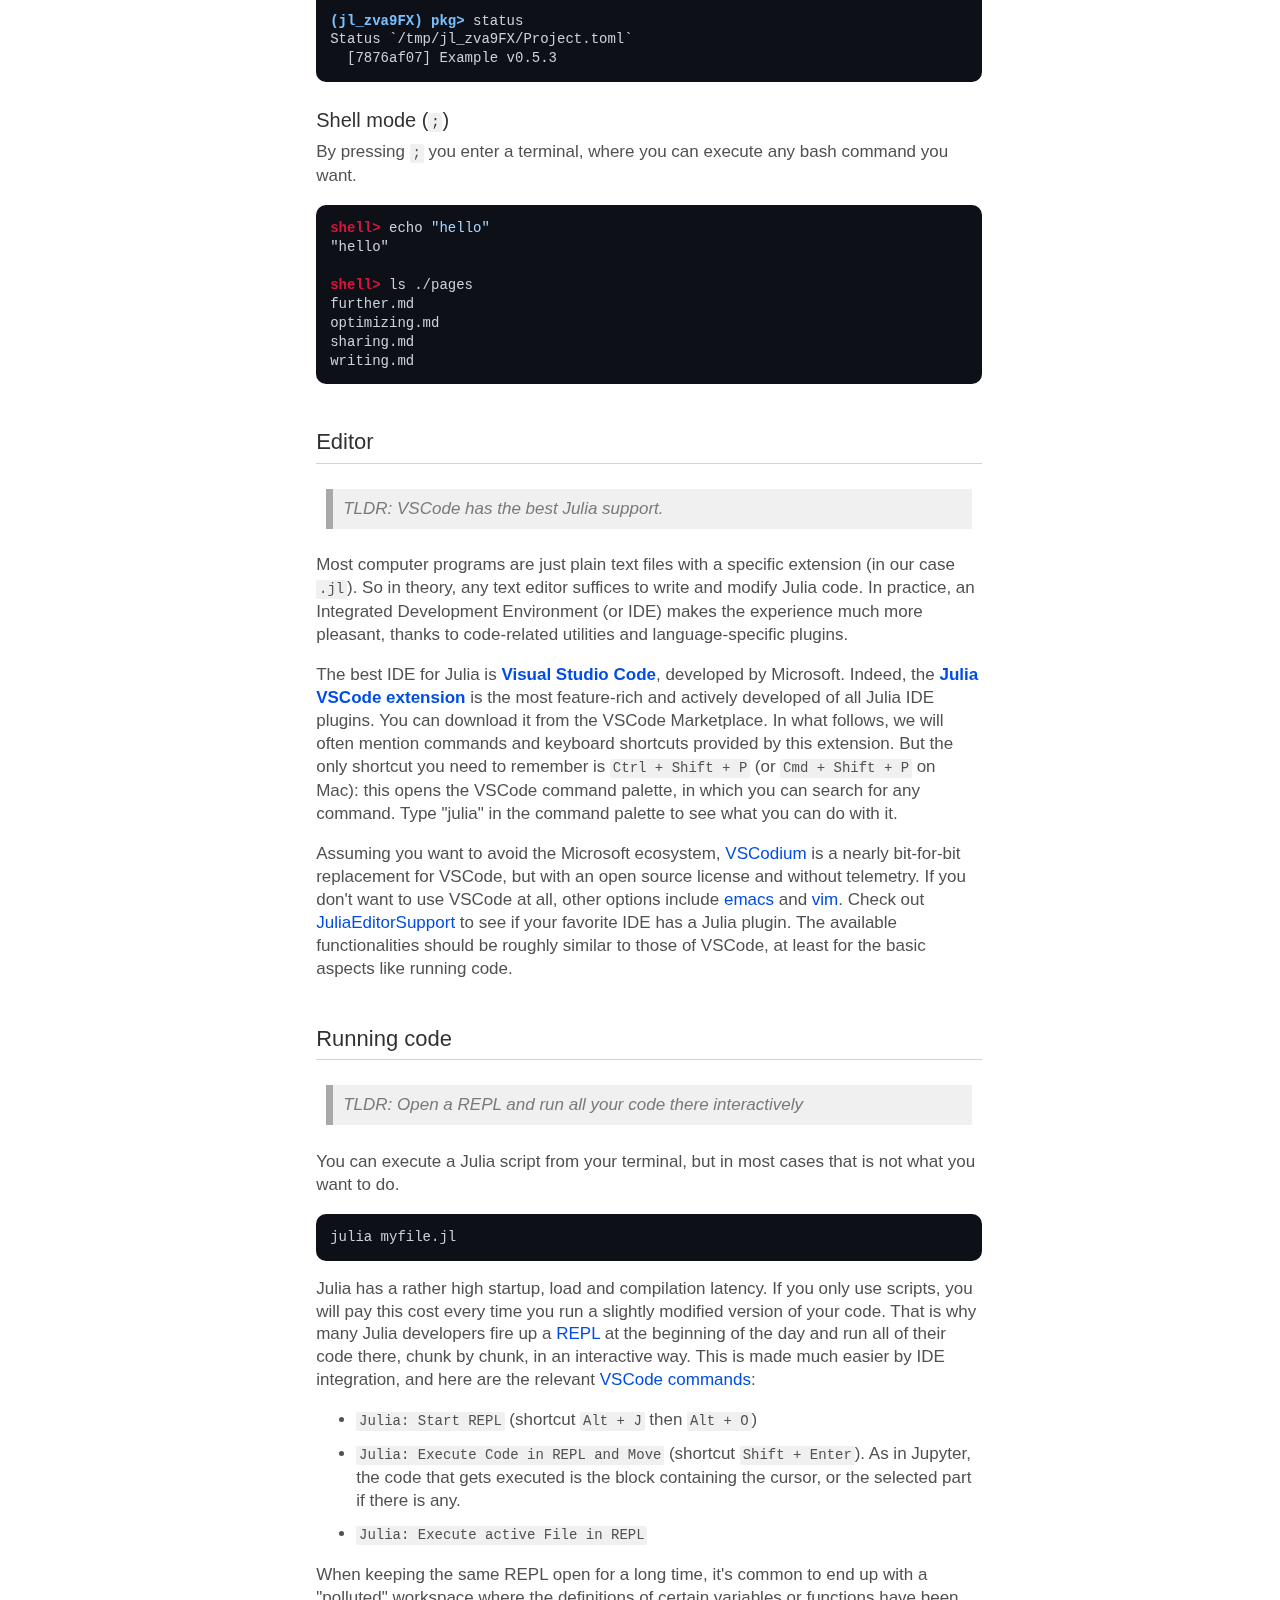
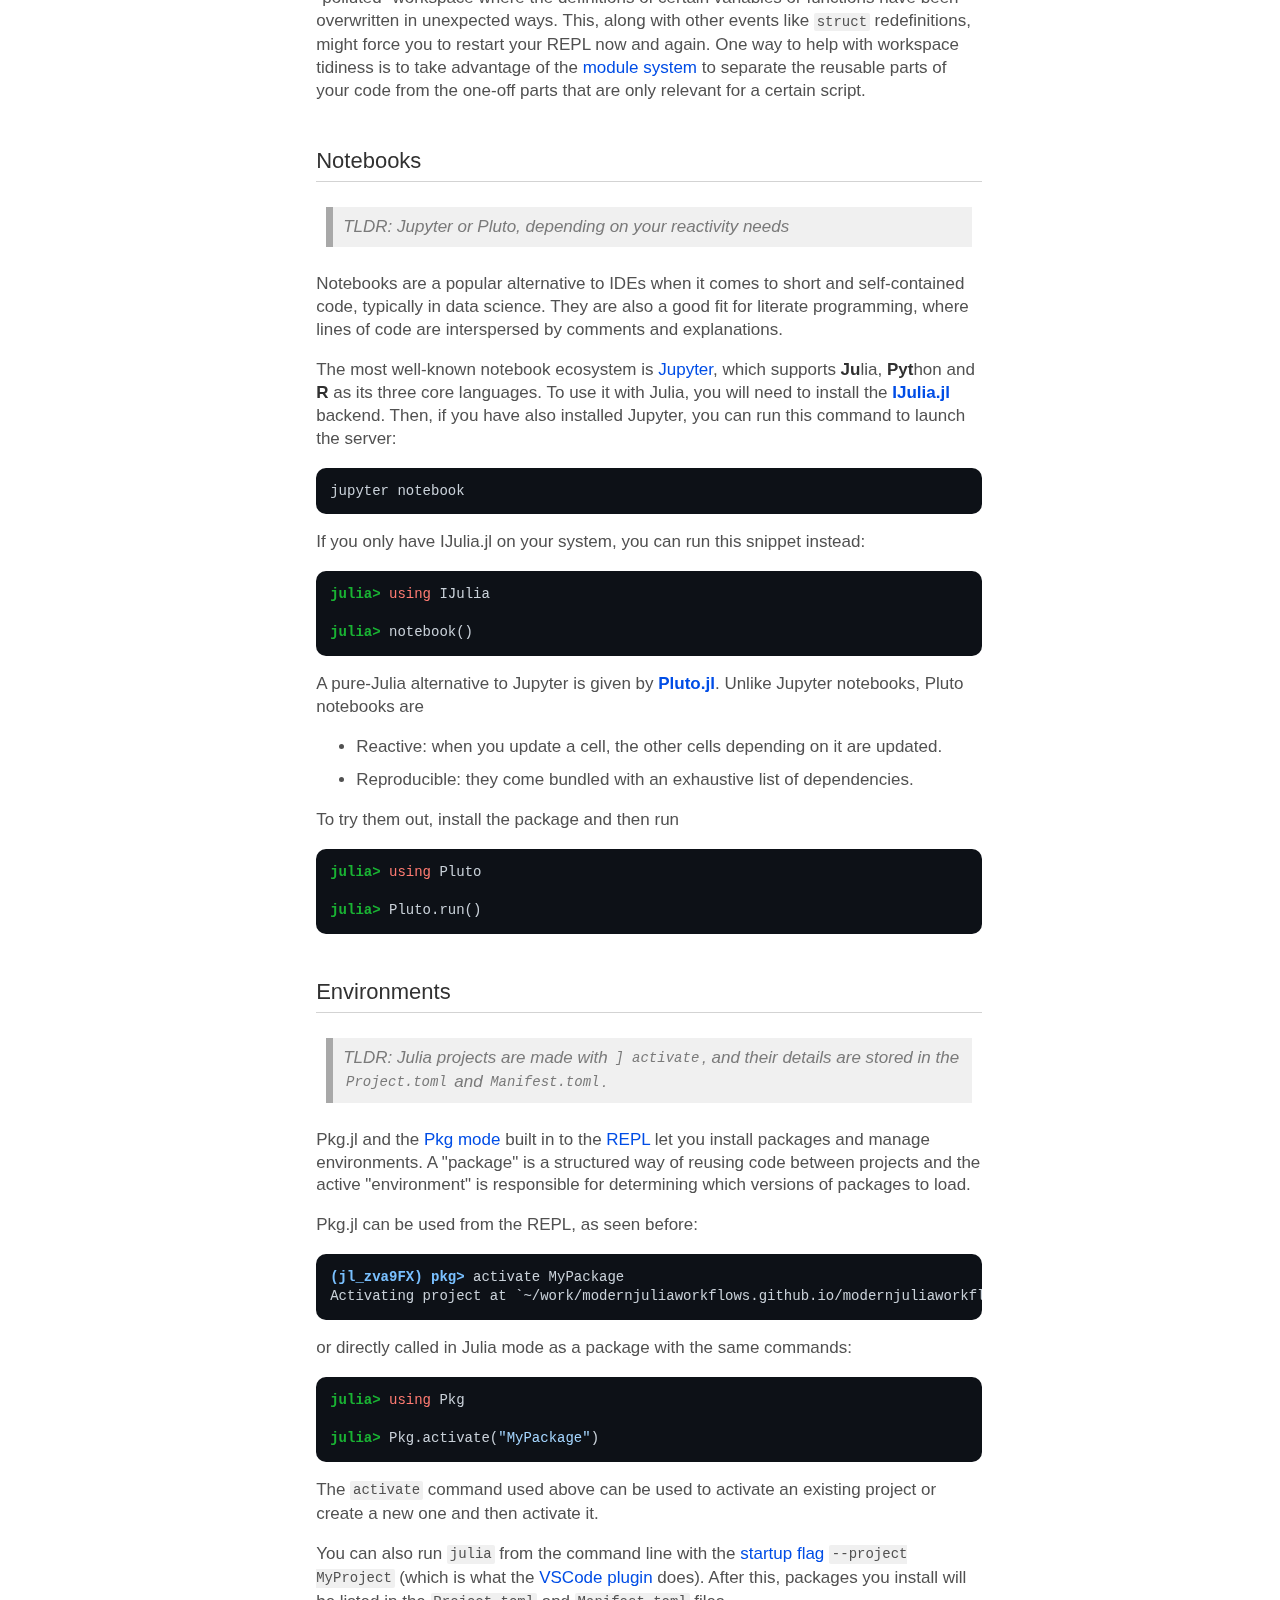
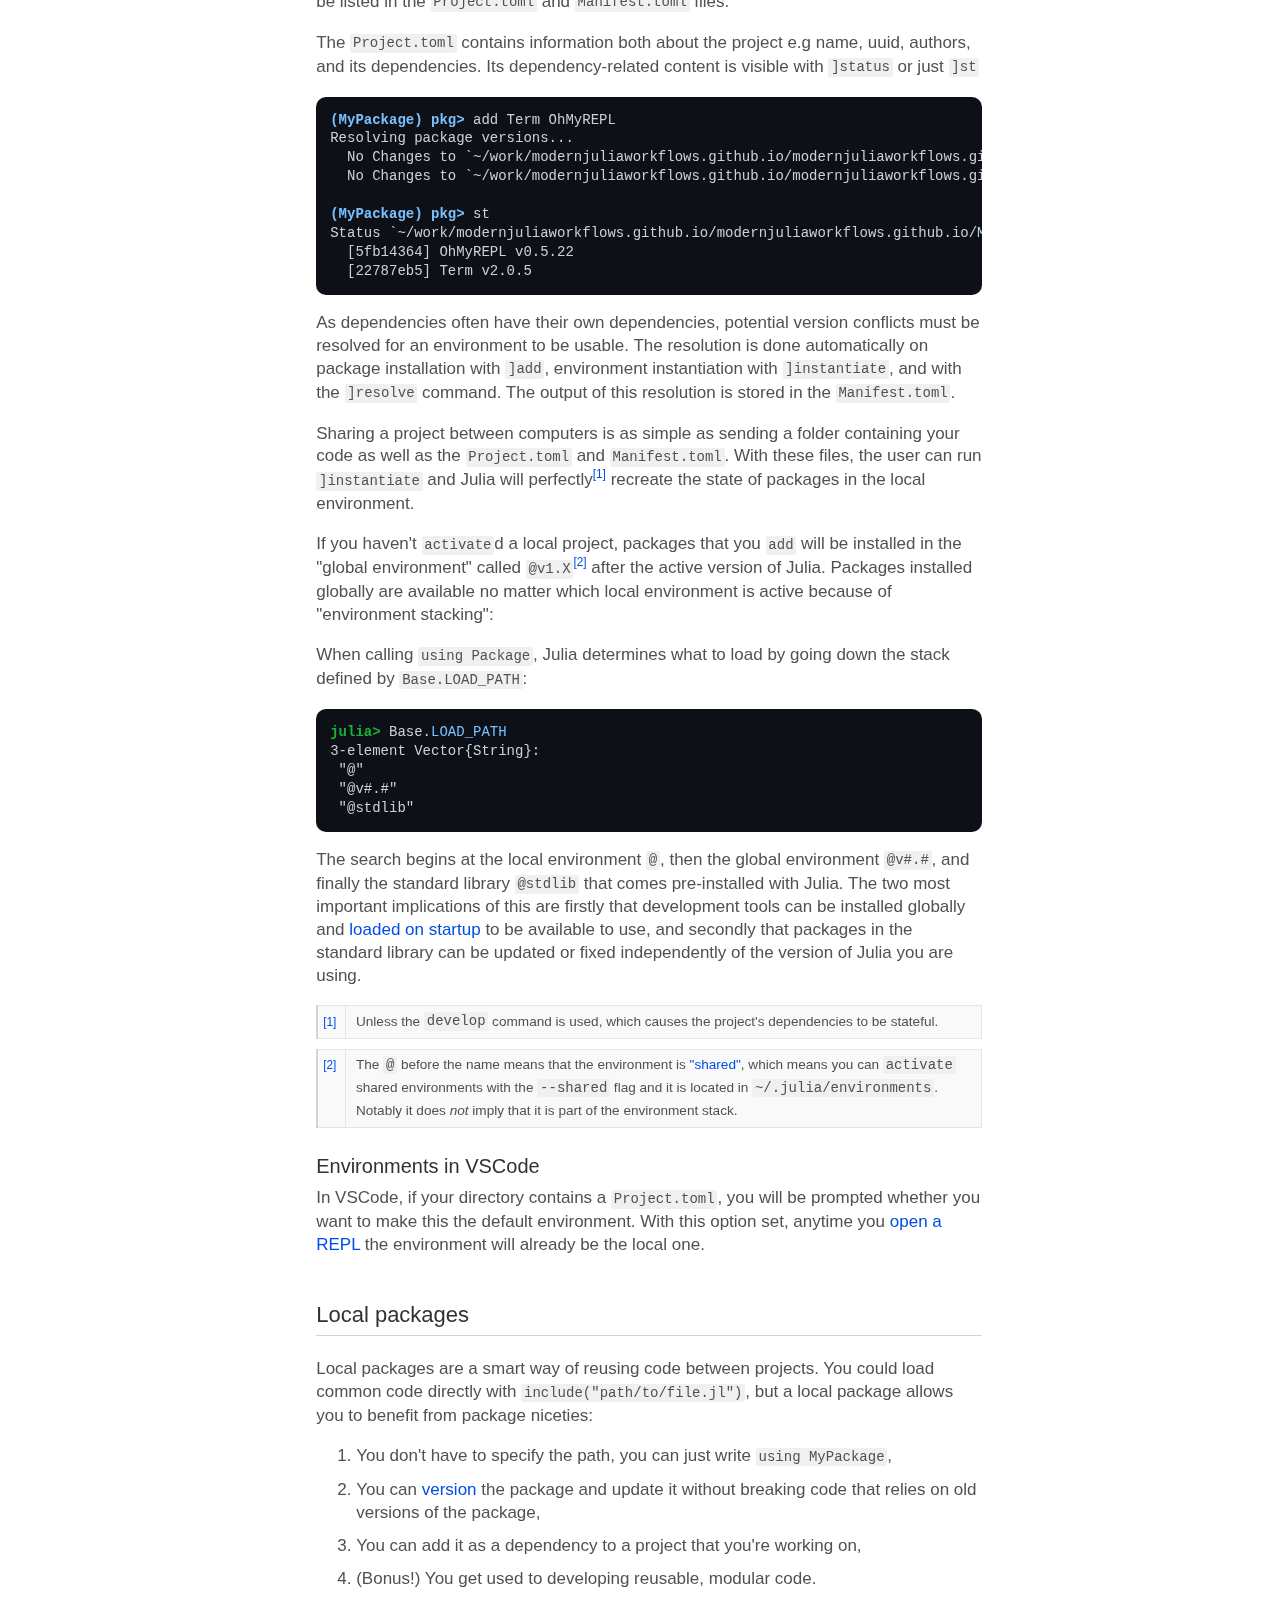
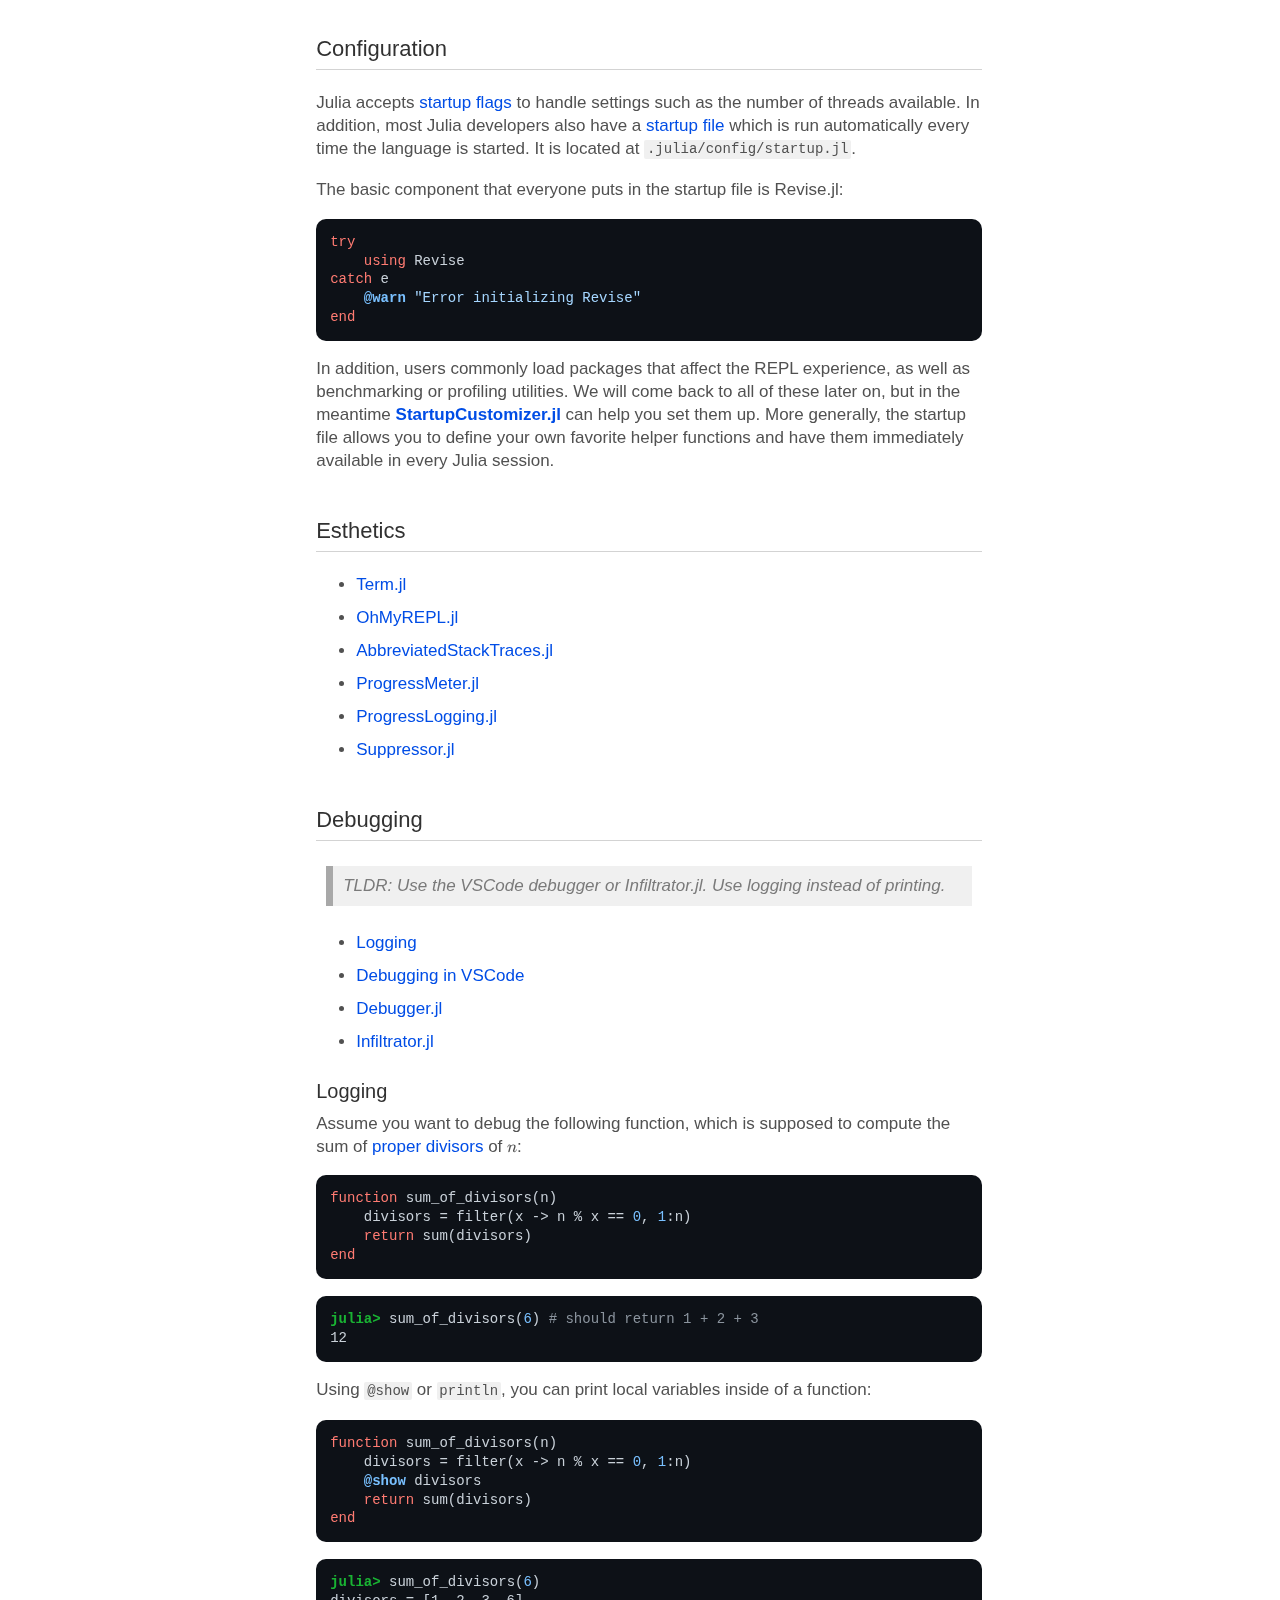
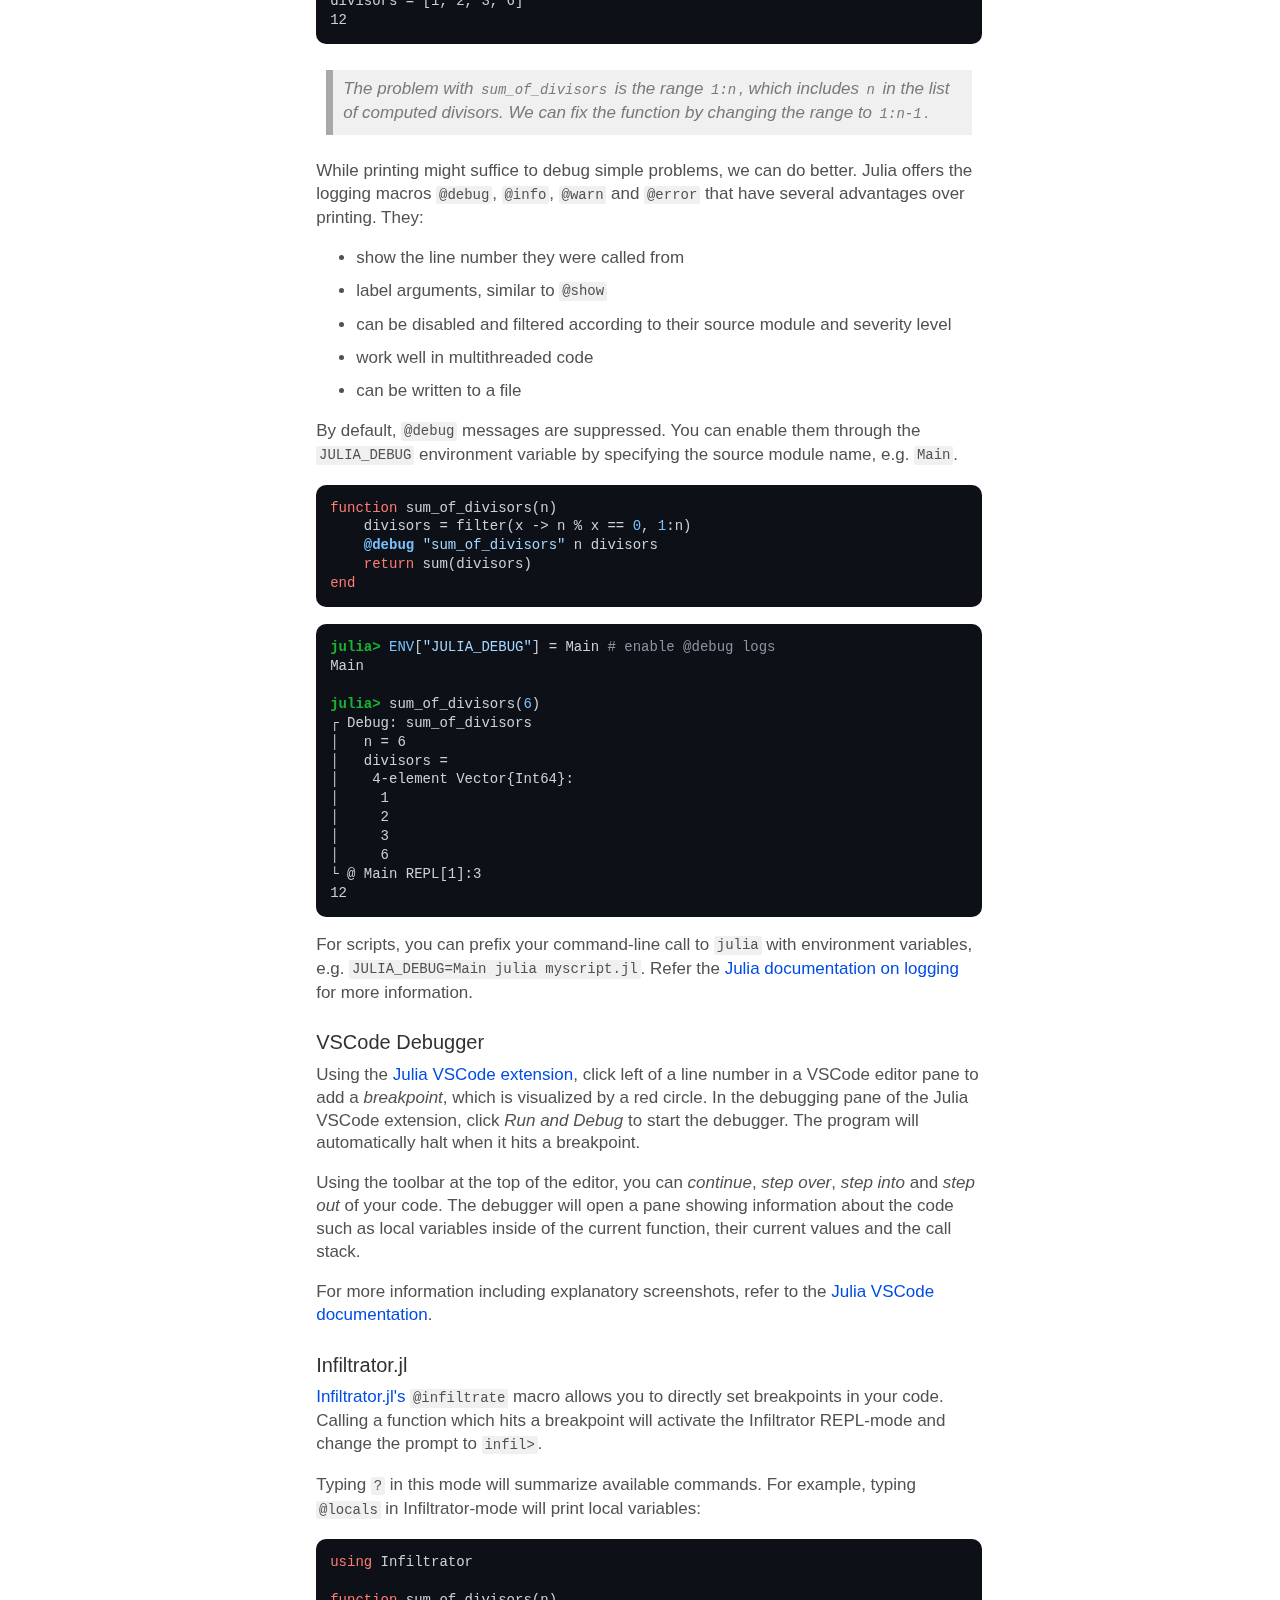
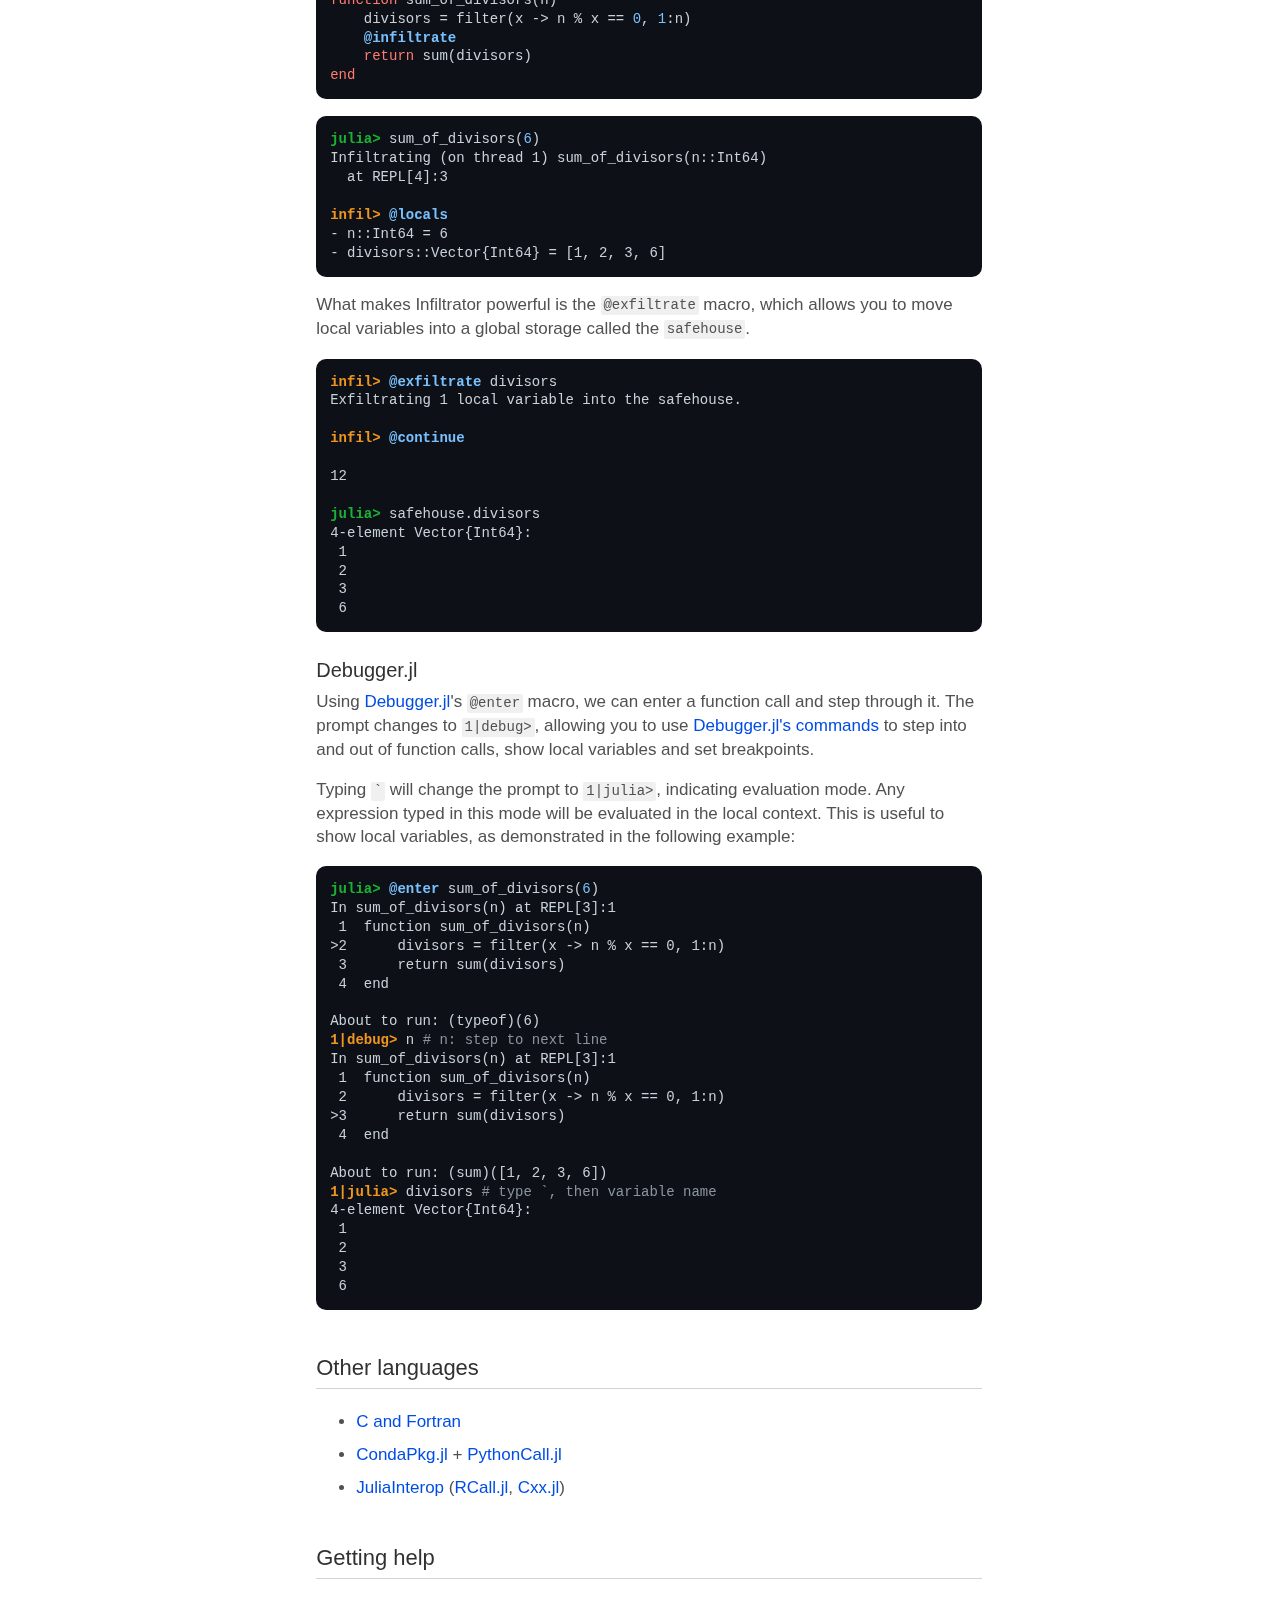
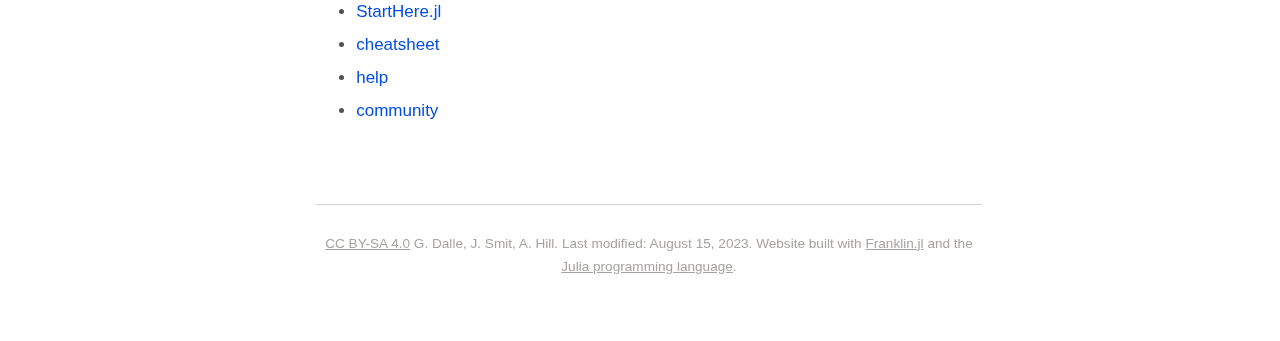
<file: pages/writing/index.html>
<!doctype html> <html lang=en > <meta charset=UTF-8 > <meta name=viewport  content="width=device-width, initial-scale=1"> <link rel=stylesheet  href="/libs/katex/katex.min.css"> <link rel=stylesheet  href="/libs/highlight/styles/github.min.css"> <link rel=stylesheet  href="/css/franklin.css"> <link rel=stylesheet  href="/css/poole_hyde.css"> <link rel=stylesheet  href="/css/custom.css"> <link rel=stylesheet  href="/libs/highlight/styles/github-dark.min.css"> <style> html {font-size: 17px;} .franklin-content {position: relative; padding-left: 8%; padding-right: 5%; line-height: 1.35em;} @media (min-width: 940px) { .franklin-content {width: 100%; margin-left: auto; margin-right: auto;} } @media (max-width: 768px) { .franklin-content {padding-left: 6%; padding-right: 6%;} } </style> <link rel=icon  href="/assets/favicon.png"> <title>Writing your code</title> <div class=sidebar > <div class="container sidebar-sticky"> <div class=sidebar-about > <h1><a href="/">MoJuWo</a></h1> <p class=lead ><b>Mo</b>dern <b>Ju</b>lia <b>Wo</b>rkflows</p> </div> <nav class=sidebar-nav > <a class="sidebar-nav-item " href="/">Home</a> <a class="sidebar-nav-item active" href="/pages/writing/">Writing</a> <a class="sidebar-nav-item " href="/pages/sharing/">Sharing</a> <a class="sidebar-nav-item " href="/pages/optimizing/">Optimizing</a> <a class="sidebar-nav-item " href="/pages/further/">Going further</a> </nav> <p>&copy; G. Dalle, J. Smit, A. Hill.</p> </div> </div> <div class="content container"> <div class=franklin-content ><h1 id=writing_your_code ><a href="#writing_your_code" class=header-anchor >Writing your code</a></h1> <div class=franklin-toc ><ol><li><a href="#installation">Installation</a><li><a href="#repl">REPL</a><li><a href="#editor">Editor</a><li><a href="#running_code">Running code</a><li><a href="#notebooks">Notebooks</a><li><a href="#environments">Environments</a><li><a href="#local_packages">Local packages</a><li><a href="#configuration">Configuration</a><li><a href="#esthetics">Esthetics</a><li><a href="#debugging">Debugging</a><li><a href="#other_languages">Other languages</a><li><a href="#getting_help">Getting help</a></ol></div> <h2 id=installation ><a href="#installation" class=header-anchor >Installation</a></h2> <blockquote> <p>TLDR: Use <code>juliaup</code></p> </blockquote> <p>Do not install Julia from the official <a href="https://julialang.org/downloads/">downloads</a> page, use <strong><a href="https://github.com/JuliaLang/juliaup"><code>juliaup</code></a></strong> instead. You can get it from the Windows store, or from the command line on Unix systems:</p> <pre><code class=language-bash >curl -fsSL https://install.julialang.org | sh</code></pre>
<p>It provides <a href="https://github.com/JuliaLang/juliaup#using-juliaup">various utilities</a> to download, update, organize and switch between Julia versions. As a bonus, you no longer have to manually specify the path to your executable.</p>
<p><code>juliaup</code> relies on adaptive shortcuts called &quot;channels&quot;, which allow you to access specific Julia versions without giving their exact number. Upon installation, the <a href="https://julialang.org/downloads/#current_stable_release">current stable release</a> is downloaded and selected as the default:</p>
<pre><code class=language-bash >juliaup add release  # done automatically
juliaup default release  # done automatically</code></pre>
<p>However, you can use other versions like the <a href="https://julialang.org/downloads/#long_term_support_release">long-term support version</a>:</p>
<pre><code class=language-bash >juliaup add lts
julia &#43;lts  # launch lts</code></pre>
<p>You can get an overview of the channels installed on your computer:</p>
<pre><code class=language-bash >juliaup status</code></pre>
<p>When new versions are tagged, the binding of a given channel can change, and a new executable might need to be downloaded. If you want to catch up with the latest developments, that&#39;s easy:</p>
<pre><code class=language-bash >juliaup update</code></pre>
<h2 id=repl ><a href="#repl" class=header-anchor >REPL</a></h2>
<blockquote>
<p>TLDR: The REPL has 4 primary modes: Julia, package &#40;<code>&#93;</code>&#41;, help &#40;<code>?</code>&#41; and shell &#40;<code>;</code>&#41;.</p>
</blockquote>
<p>The Read-Eval-Print Loop &#40;or REPL&#41; is the most basic way to interact with Julia. Check out its <a href="https://docs.julialang.org/en/v1/stdlib/REPL/">documentation</a> for details, and the <a href="https://github.com/miguelraz/REPLMasteryWorkshop">REPL mastery workshop</a> for a deep dive. You can start one by typing <code>julia</code> into a terminal, or by clicking on the Julia application in your computer. It will allow you to play around with arbitrary Julia code:</p>
<pre><code class=language-julia-repl >julia> a, b &#61; 1, 2;

julia> a &#43; b
3
</code></pre>

<p>This is the standard, Julian mode of the REPL, but it also has three other modes. Each mode is entered by typing a specific character after the <code>julia&gt;</code> prompt, and can be exited by hitting backspace after the <code>julia&gt;</code> prompt.</p>
<h3 id=help_mode ><a href="#help_mode" class=header-anchor >Help mode &#40;<code>?</code>&#41;</a></h3>
<p>By pressing <code>?</code> you can obtain information and metadata about Julia objects &#40;functions, types, etc.&#41;, and unicode symbols. The query fetches the docstring of the object, which explains how to use it.</p>
<pre><code class=language-julia-repl >help?> println
</code></pre>
<div class=julia-help >
<pre><code>println&#40;&#91;io::IO&#93;, xs...&#41;</code></pre>
<p>Print &#40;using <code>print</code>&#41; <code>xs</code> to <code>io</code> followed by a newline. If <code>io</code> is not supplied, prints to the default output stream <code>stdout</code>.</p>
<p>See also <code>printstyled</code> to add colors etc.</p>
<h1>Examples</h1>
<pre><code class=language-julia-repl >julia&gt; println&#40;&quot;Hello, world&quot;&#41;
Hello, world

julia&gt; io &#61; IOBuffer&#40;&#41;;

julia&gt; println&#40;io, &quot;Hello&quot;, &#39;,&#39;, &quot; world.&quot;&#41;

julia&gt; String&#40;take&#33;&#40;io&#41;&#41;
&quot;Hello, world.\n&quot;</code></pre>



</div>

<p>If you don&#39;t know the exact name you are looking for, type a word surrounded by quotes to see in which docstrings it pops up.</p>
<h3 id=package_mode ><a href="#package_mode" class=header-anchor >Package mode &#40;<code>&#93;</code>&#41;</a></h3>
<p>By pressing <code>&#93;</code> you access the package manager &#40;check out its short <a href="https://docs.julialang.org/en/v1/stdlib/Pkg/">documentation</a>, we will get back to it later&#41;. It is built into Julia and allows you to:</p>
<ul>
<li><p><code>add</code>, <code>update</code> &#40;or <code>up</code>&#41; and <code>remove</code> &#40;or <code>rm</code>&#41; packages;</p>

<li><p><code>activate</code> different local, global or temporary environments;</p>

<li><p>get the <code>status</code> &#40;or <code>st</code>&#41; of your current environment.</p>

</ul>
<pre><code class=language-julia-repl >&#40;modernjuliaworkflows.github.io&#41; pkg&gt; activate --temp
Activating new project at `/tmp/jl_zva9FX`

&#40;jl_zva9FX&#41; pkg&gt; status
Status `/tmp/jl_zva9FX/Project.toml` (empty project)

&#40;jl_zva9FX&#41; pkg&gt; add Example
Resolving package versions...
    Updating `/tmp/jl_zva9FX/Project.toml`
  [7876af07] + Example v0.5.3
    Updating `/tmp/jl_zva9FX/Manifest.toml`
  [7876af07] + Example v0.5.3

&#40;jl_zva9FX&#41; pkg&gt; status
Status `/tmp/jl_zva9FX/Project.toml`
  [7876af07] Example v0.5.3
</code></pre>

<h3 id=shell_mode ><a href="#shell_mode" class=header-anchor >Shell mode &#40;<code>;</code>&#41;</a></h3>
<p>By pressing <code>;</code> you enter a terminal, where you can execute any bash command you want.</p>
<pre><code class=language-julia-repl >shell> echo &quot;hello&quot;
"hello"

shell> ls ./pages
further.md
optimizing.md
sharing.md
writing.md
</code></pre>

<h2 id=editor ><a href="#editor" class=header-anchor >Editor</a></h2>
<blockquote>
<p>TLDR: VSCode has the best Julia support.</p>
</blockquote>
<p>Most computer programs are just plain text files with a specific extension &#40;in our case <code>.jl</code>&#41;. So in theory, any text editor suffices to write and modify Julia code. In practice, an Integrated Development Environment &#40;or IDE&#41; makes the experience much more pleasant, thanks to code-related utilities and language-specific plugins.</p>
<p>The best IDE for Julia is <strong><a href="https://code.visualstudio.com/">Visual Studio Code</a></strong>, developed by Microsoft. Indeed, the <strong><a href="https://www.julia-vscode.org/">Julia VSCode extension</a></strong> is the most feature-rich and actively developed of all Julia IDE plugins. You can download it from the VSCode Marketplace. In what follows, we will often mention commands and keyboard shortcuts provided by this extension. But the only shortcut you need to remember is <code>Ctrl &#43; Shift &#43; P</code> &#40;or <code>Cmd &#43; Shift &#43; P</code> on Mac&#41;: this opens the VSCode command palette, in which you can search for any command. Type &quot;julia&quot; in the command palette to see what you can do with it.</p>
<p>Assuming you want to avoid the Microsoft ecosystem, <a href="https://vscodium.com/">VSCodium</a> is a nearly bit-for-bit replacement for VSCode, but with an open source license and without telemetry. If you don&#39;t want to use VSCode at all, other options include <a href="https://www.gnu.org/software/emacs/">emacs</a> and <a href="https://www.vim.org/">vim</a>. Check out <a href="https://github.com/JuliaEditorSupport">JuliaEditorSupport</a> to see if your favorite IDE has a Julia plugin. The available functionalities should be roughly similar to those of VSCode, at least for the basic aspects like running code.</p>
<h2 id=running_code ><a href="#running_code" class=header-anchor >Running code</a></h2>
<blockquote>
<p>TLDR: Open a REPL and run all your code there interactively</p>
</blockquote>
<p>You can execute a Julia script from your terminal, but in most cases that is not what you want to do.</p>
<pre><code class=language-bash >julia myfile.jl</code></pre>
<p>Julia has a rather high startup, load and compilation latency. If you only use scripts, you will pay this cost every time you run a slightly modified version of your code. That is why many Julia developers fire up a <a href="#REPL">REPL</a> at the beginning of the day and run all of their code there, chunk by chunk, in an interactive way. This is made much easier by IDE integration, and here are the relevant <a href="https://www.julia-vscode.org/docs/stable/userguide/runningcode/">VSCode commands</a>:</p>
<ul>
<li><p><code>Julia: Start REPL</code> &#40;shortcut <code>Alt &#43; J</code> then <code>Alt &#43; O</code>&#41;</p>

<li><p><code>Julia: Execute Code in REPL and Move</code> &#40;shortcut <code>Shift &#43; Enter</code>&#41;. As in Jupyter, the code that gets executed is the block containing the cursor, or the selected part if there is any.</p>

<li><p><code>Julia: Execute active File in REPL</code></p>

</ul>
<p>When keeping the same REPL open for a long time, it&#39;s common to end up with a &quot;polluted&quot; workspace where the definitions of certain variables or functions have been overwritten in unexpected ways. This, along with other events like <code>struct</code> redefinitions, might force you to restart your REPL now and again. One way to help with workspace tidiness is to take advantage of the <a href="#local_packages">module system</a> to separate the reusable parts of your code from the one-off parts that are only relevant for a certain script.</p>
<h2 id=notebooks ><a href="#notebooks" class=header-anchor >Notebooks</a></h2>
<blockquote>
<p>TLDR: Jupyter or Pluto, depending on your reactivity needs</p>
</blockquote>
<p>Notebooks are a popular alternative to IDEs when it comes to short and self-contained code, typically in data science. They are also a good fit for literate programming, where lines of code are interspersed by comments and explanations.</p>
<p>The most well-known notebook ecosystem is <a href="https://jupyter.org/">Jupyter</a>, which supports <strong>Ju</strong>lia, <strong>Pyt</strong>hon and <strong>R</strong> as its three core languages. To use it with Julia, you will need to install the <strong><a href="https://github.com/JuliaLang/IJulia.jl">IJulia.jl</a></strong> backend. Then, if you have also installed Jupyter, you can run this command to launch the server:</p>
<pre><code class=language-bash >jupyter notebook</code></pre>
<p>If you only have IJulia.jl on your system, you can run this snippet instead:</p>
<pre><code class=language-julia-repl >julia&gt; using IJulia

julia&gt; notebook&#40;&#41;</code></pre>
<p>A pure-Julia alternative to Jupyter is given by <strong><a href="https://plutojl.org/">Pluto.jl</a></strong>. Unlike Jupyter notebooks, Pluto notebooks are</p>
<ul>
<li><p>Reactive: when you update a cell, the other cells depending on it are updated.</p>

<li><p>Reproducible: they come bundled with an exhaustive list of dependencies.</p>

</ul>
<p>To try them out, install the package and then run</p>
<pre><code class=language-julia-repl >julia&gt; using Pluto

julia&gt; Pluto.run&#40;&#41;</code></pre>
<h2 id=environments ><a href="#environments" class=header-anchor >Environments</a></h2>
<blockquote>
<p>TLDR: Julia projects are made with <code>&#93; activate</code>, and their details are stored in the <code>Project.toml</code> and <code>Manifest.toml</code>.</p>
</blockquote>
<p>Pkg.jl and the <a href="#package-mode">Pkg mode</a> built in to the <a href="#repl">REPL</a> let you install packages and manage environments. A &quot;package&quot; is a structured way of reusing code between projects and the active &quot;environment&quot; is responsible for determining which versions of packages to load.</p>
<p>Pkg.jl can be used from the REPL, as seen before:</p>
<pre><code class=language-julia-repl >&#40;jl_zva9FX&#41; pkg&gt; activate MyPackage
Activating project at `~/work/modernjuliaworkflows.github.io/modernjuliaworkflows.github.io/MyPackage`
</code></pre>

<p>or directly called in Julia mode as a package with the same commands:</p>
<pre><code class=language-julia-repl >julia> using Pkg

julia> Pkg.activate&#40;&quot;MyPackage&quot;&#41;
</code></pre>

<p>The <code>activate</code> command used above can be used to activate an existing project or create a new one and then activate it.</p>
<p>You can also run <code>julia</code> from the command line with the <a href="#configuration">startup flag</a> <code>--project MyProject</code> &#40;which is what the <a href="#environments_in_vscode">VSCode plugin</a> does&#41;. After this, packages you install will be listed in the <code>Project.toml</code> and <code>Manifest.toml</code> files.</p>
<p>The <code>Project.toml</code> contains information both about the project e.g name, uuid, authors, and its dependencies. Its dependency-related content is visible with <code>&#93;status</code> or just <code>&#93;st</code></p>
<pre><code class=language-julia-repl >&#40;MyPackage&#41; pkg&gt; add Term OhMyREPL
Resolving package versions...
  No Changes to `~/work/modernjuliaworkflows.github.io/modernjuliaworkflows.github.io/MyPackage/Project.toml`
  No Changes to `~/work/modernjuliaworkflows.github.io/modernjuliaworkflows.github.io/MyPackage/Manifest.toml`

&#40;MyPackage&#41; pkg&gt; st
Status `~/work/modernjuliaworkflows.github.io/modernjuliaworkflows.github.io/MyPackage/Project.toml`
  [5fb14364] OhMyREPL v0.5.22
  [22787eb5] Term v2.0.5
</code></pre>

<p>As dependencies often have their own dependencies, potential version conflicts must be resolved for an environment to be usable. The resolution is done automatically on package installation with <code>&#93;add</code>, environment instantiation with <code>&#93;instantiate</code>, and with the <code>&#93;resolve</code> command. The output of this resolution is stored in the <code>Manifest.toml</code>.</p>
<p>Sharing a project between computers is as simple as sending a folder containing your code as well as the <code>Project.toml</code> and <code>Manifest.toml</code>. With these files, the user can run <code>&#93;instantiate</code> and Julia will perfectly<sup id="fnref:1"><a href="#fndef:1" class=fnref >[1]</a></sup> recreate the state of packages in the local environment.</p>
<p>If you haven&#39;t <code>activate</code>d a local project, packages that you <code>add</code> will be installed in the &quot;global environment&quot; called <code>@v1.X</code><sup id="fnref:2"><a href="#fndef:2" class=fnref >[2]</a></sup> after the active version of Julia. Packages installed globally are available no matter which local environment is active because of &quot;environment stacking&quot;:</p>
<p>When calling <code>using Package</code>, Julia determines what to load by going down the stack defined by <code>Base.LOAD_PATH</code>:</p>
<pre><code class=language-julia-repl >julia> Base.LOAD_PATH
3-element Vector{String}:
 "@"
 "@v#.#"
 "@stdlib"
</code></pre>

<p>The search begins at the local environment <code>@</code>, then the global environment <code>@v#.#</code>, and finally the standard library <code>@stdlib</code> that comes pre-installed with Julia. The two most important implications of this are firstly that development tools can be installed globally and <a href="#configuration">loaded on startup</a> to be available to use, and secondly that packages in the standard library can be updated or fixed independently of the version of Julia you are using.</p>
<p><table class=fndef  id="fndef:1">
    <tr>
        <td class=fndef-backref ><a href="#fnref:1">[1]</a>
        <td class=fndef-content >Unless the <code>develop</code> command is used, which causes the project&#39;s dependencies to be stateful.
    
</table>
<table class=fndef  id="fndef:2">
    <tr>
        <td class=fndef-backref ><a href="#fnref:2">[2]</a>
        <td class=fndef-content >The <code>@</code> before the name means that the environment is <a href="https://pkgdocs.julialang.org/v1/environments/#Shared-environments">&quot;shared&quot;</a>, which means you can <code>activate</code> shared environments with the <code>--shared</code> flag and it is located in <code>~/.julia/environments</code>. Notably it does <em>not</em> imply that it is part of the environment stack.
    
</table>
 </p>
<h3 id=environments_in_vscode ><a href="#environments_in_vscode" class=header-anchor >Environments in VSCode</a></h3>
<p>In VSCode, if your directory contains a <code>Project.toml</code>, you will be prompted whether you want to make this the default environment. With this option set, anytime you <a href="#running-code">open a REPL</a> the environment will already be the local one.</p>
<h2 id=local_packages ><a href="#local_packages" class=header-anchor >Local packages</a></h2>
<p>Local packages are a smart way of reusing code between projects. You could load common code directly with <code>include&#40;&quot;path/to/file.jl&quot;&#41;</code>, but a local package allows you to benefit from package niceties:</p>
<ol>
<li><p>You don&#39;t have to specify the path, you can just write <code>using MyPackage</code>,</p>

<li><p>You can <a href="sharing/#Compatibility">version</a> the package and update it without breaking code that relies on old versions of the package,</p>

<li><p>You can add it as a dependency to a project that you&#39;re working on,</p>

<li><p>&#40;Bonus&#33;&#41; You get used to developing reusable, modular code.</p>

</ol>
<h2 id=configuration ><a href="#configuration" class=header-anchor >Configuration</a></h2>
<p>Julia accepts <a href="https://docs.julialang.org/en/v1/manual/command-line-interface/#command-line-interface">startup flags</a> to handle settings such as the number of threads available. In addition, most Julia developers also have a <a href="https://docs.julialang.org/en/v1/manual/command-line-interface/#Startup-file">startup file</a> which is run automatically every time the language is started. It is located at <code>.julia/config/startup.jl</code>.</p>
<p>The basic component that everyone puts in the startup file is Revise.jl:</p>
<pre><code class=language-julia >try
    using Revise
catch e
    @warn &quot;Error initializing Revise&quot;
end</code></pre>
<p>In addition, users commonly load packages that affect the REPL experience, as well as benchmarking or profiling utilities. We will come back to all of these later on, but in the meantime <strong><a href="https://github.com/abraemer/StartupCustomizer.jl">StartupCustomizer.jl</a></strong> can help you set them up. More generally, the startup file allows you to define your own favorite helper functions and have them immediately available in every Julia session.</p>
<h2 id=esthetics ><a href="#esthetics" class=header-anchor >Esthetics</a></h2>
<ul>
<li><p><a href="https://github.com/FedeClaudi/Term.jl">Term.jl</a></p>

<li><p><a href="https://github.com/KristofferC/OhMyREPL.jl">OhMyREPL.jl</a></p>

<li><p><a href="https://github.com/BioTurboNick/AbbreviatedStackTraces.jl">AbbreviatedStackTraces.jl</a></p>

<li><p><a href="https://github.com/timholy/ProgressMeter.jl">ProgressMeter.jl</a></p>

<li><p><a href="https://github.com/JuliaLogging/ProgressLogging.jl">ProgressLogging.jl</a></p>

<li><p><a href="https://github.com/JuliaIO/Suppressor.jl">Suppressor.jl</a></p>

</ul>
<h2 id=debugging ><a href="#debugging" class=header-anchor >Debugging</a></h2>
<blockquote>
<p>TLDR:  Use the VSCode debugger or Infiltrator.jl. Use logging instead of printing.</p>
</blockquote>
<ul>
<li><p><a href="https://docs.julialang.org/en/v1/stdlib/Logging/">Logging</a></p>

<li><p><a href="https://www.julia-vscode.org/docs/stable/userguide/debugging/">Debugging in VSCode</a></p>

<li><p><a href="https://github.com/JuliaDebug/Debugger.jl">Debugger.jl</a></p>

<li><p><a href="https://github.com/JuliaDebug/Infiltrator.jl">Infiltrator.jl</a></p>

</ul>
<h3 id=logging ><a href="#logging" class=header-anchor >Logging</a></h3>
<p>Assume you want to debug the following function, which is supposed to compute the  sum of <a href="https://mathworld.wolfram.com/ProperDivisor.html">proper divisors</a> of \(n\):</p>
<pre><code class=language-julia >function sum_of_divisors&#40;n&#41;
    divisors &#61; filter&#40;x -&gt; n &#37; x &#61;&#61; 0, 1:n&#41;
    return sum&#40;divisors&#41;
end</code></pre>
<pre><code class=language-julia-repl >julia> sum_of_divisors&#40;6&#41; # should return 1 &#43; 2 &#43; 3
12
</code></pre>

<p>Using <code>@show</code> or <code>println</code>, you can print local variables inside of a function:</p>
<pre><code class=language-julia >function sum_of_divisors&#40;n&#41;
    divisors &#61; filter&#40;x -&gt; n &#37; x &#61;&#61; 0, 1:n&#41;
    @show divisors
    return sum&#40;divisors&#41;
end</code></pre>
<pre><code class=language-julia-repl >julia> sum_of_divisors&#40;6&#41;
divisors = [1, 2, 3, 6]
12
</code></pre>

<blockquote>
<p>The problem with <code>sum_of_divisors</code> is the range <code>1:n</code>,  which includes <code>n</code> in the list of computed divisors. We can fix the function by changing the range to <code>1:n-1</code>.</p>
</blockquote>
<p>While printing might suffice to debug simple problems, we can do better. Julia offers the logging macros <code>@debug</code>, <code>@info</code>, <code>@warn</code> and <code>@error</code> that have several advantages over printing. They:</p>
<ul>
<li><p>show the line number they were called from</p>

<li><p>label arguments, similar to <code>@show</code></p>

<li><p>can be disabled and filtered according to their source module and severity level </p>

<li><p>work well in multithreaded code</p>

<li><p>can be written to a file</p>

</ul>
<p>By default, <code>@debug</code> messages are suppressed.  You can enable them through the <code>JULIA_DEBUG</code> environment variable  by specifying the source module name, e.g. <code>Main</code>. </p>
<pre><code class=language-julia >function sum_of_divisors&#40;n&#41;
    divisors &#61; filter&#40;x -&gt; n &#37; x &#61;&#61; 0, 1:n&#41;
    @debug &quot;sum_of_divisors&quot; n divisors
    return sum&#40;divisors&#41;
end</code></pre>
<pre><code class=language-julia-repl >julia&gt; ENV&#91;&quot;JULIA_DEBUG&quot;&#93; &#61; Main # enable @debug logs
Main

julia&gt; sum_of_divisors&#40;6&#41;
┌ Debug: sum_of_divisors
│   n &#61; 6
│   divisors &#61;
│    4-element Vector&#123;Int64&#125;:
│     1
│     2
│     3
│     6
└ @ Main REPL&#91;1&#93;:3
12</code></pre>
<p>For scripts, you can prefix your command-line call to <code>julia</code> with environment variables,  e.g. <code>JULIA_DEBUG&#61;Main julia myscript.jl</code>.  Refer the <a href="https://docs.julialang.org/en/v1/stdlib/Logging/">Julia documentation on logging</a> for more information.</p>
<h3 id=vscode_debugger ><a href="#vscode_debugger" class=header-anchor >VSCode Debugger</a></h3>
<p>Using the <a href="https://github.com/julia-vscode/julia-vscode">Julia VSCode extension</a>,  click left of a line number in a VSCode editor pane to add a <em>breakpoint</em>,  which is visualized by a red circle.  In the debugging pane of the Julia VSCode extension,  click <em>Run and Debug</em> to start the debugger. The program will automatically halt when it hits a breakpoint.</p>
<p>Using the toolbar at the top of the editor, you can  <em>continue</em>, <em>step over</em>, <em>step into</em> and <em>step out</em> of your code. The debugger will open a pane showing information about the code  such as local variables inside of the current function,  their current values and the call stack.</p>
<p>For more information including explanatory screenshots,  refer to the <a href="https://www.julia-vscode.org/docs/stable/userguide/debugging/">Julia VSCode documentation</a>.</p>
<h3 id=infiltratorjl ><a href="#infiltratorjl" class=header-anchor >Infiltrator.jl</a></h3>
<p><a href="https://github.com/JuliaDebug/Infiltrator.jl">Infiltrator.jl&#39;s</a> <code>@infiltrate</code> macro allows you to directly set breakpoints in your code. Calling a function which hits a breakpoint will activate the Infiltrator REPL-mode and change the prompt to <code>infil&gt;</code>.</p>
<p>Typing <code>?</code> in this mode will summarize available commands. For example, typing <code>@locals</code> in Infiltrator-mode will print local variables:</p>
<pre><code class=language-julia >using Infiltrator 

function sum_of_divisors&#40;n&#41;
    divisors &#61; filter&#40;x -&gt; n &#37; x &#61;&#61; 0, 1:n&#41;
    @infiltrate
    return sum&#40;divisors&#41;
end</code></pre>
<pre><code class=language-julia-repl >julia&gt; sum_of_divisors&#40;6&#41;
Infiltrating &#40;on thread 1&#41; sum_of_divisors&#40;n::Int64&#41;
  at REPL&#91;4&#93;:3

infil&gt; @locals
- n::Int64 &#61; 6
- divisors::Vector&#123;Int64&#125; &#61; &#91;1, 2, 3, 6&#93;</code></pre>
<p>What makes Infiltrator powerful is the <code>@exfiltrate</code> macro, which allows you to move local variables into a global storage called the <code>safehouse</code>.</p>
<pre><code class=language-julia-repl >infil&gt; @exfiltrate divisors
Exfiltrating 1 local variable into the safehouse.

infil&gt; @continue

12

julia&gt; safehouse.divisors
4-element Vector&#123;Int64&#125;:
 1
 2
 3
 6</code></pre>
<h3 id=debuggerjl ><a href="#debuggerjl" class=header-anchor >Debugger.jl</a></h3>
<p>Using <a href="https://github.com/JuliaDebug/Debugger.jl">Debugger.jl</a>&#39;s <code>@enter</code> macro, we can enter a function call and step through it. The prompt changes to <code>1|debug&gt;</code>, allowing you to use <a href="https://github.com/JuliaDebug/Debugger.jl#debugger-commands">Debugger.jl&#39;s commands</a>  to step into and out of function calls, show local variables and set breakpoints.</p>
<p>Typing <code>&#96;</code> will change the prompt to <code>1|julia&gt;</code>, indicating evaluation mode. Any expression typed in this mode will be evaluated in the local context. This is useful to show local variables, as demonstrated in the following example:</p>
<pre><code class=language-julia-repl >julia&gt; @enter sum_of_divisors&#40;6&#41;
In sum_of_divisors&#40;n&#41; at REPL&#91;3&#93;:1
 1  function sum_of_divisors&#40;n&#41;
&gt;2      divisors &#61; filter&#40;x -&gt; n &#37; x &#61;&#61; 0, 1:n&#41;
 3      return sum&#40;divisors&#41;
 4  end

About to run: &#40;typeof&#41;&#40;6&#41;
1|debug&gt; n # n: step to next line
In sum_of_divisors&#40;n&#41; at REPL&#91;3&#93;:1
 1  function sum_of_divisors&#40;n&#41;
 2      divisors &#61; filter&#40;x -&gt; n &#37; x &#61;&#61; 0, 1:n&#41;
&gt;3      return sum&#40;divisors&#41;
 4  end

About to run: &#40;sum&#41;&#40;&#91;1, 2, 3, 6&#93;&#41;
1|julia&gt; divisors # type &#96;, then variable name
4-element Vector&#123;Int64&#125;:
 1
 2
 3
 6</code></pre>
<h2 id=other_languages ><a href="#other_languages" class=header-anchor >Other languages</a></h2>
<ul>
<li><p><a href="https://docs.julialang.org/en/v1/manual/calling-c-and-fortran-code/">C and Fortran</a></p>

<li><p><a href="https://github.com/cjdoris/CondaPkg.jl">CondaPkg.jl</a> &#43; <a href="https://github.com/cjdoris/PythonCall.jl">PythonCall.jl</a></p>

<li><p><a href="https://github.com/JuliaInterop">JuliaInterop</a> &#40;<a href="https://github.com/JuliaInterop/RCall.jl">RCall.jl</a>, <a href="https://github.com/JuliaInterop/Cxx.jl">Cxx.jl</a>&#41;</p>

</ul>
<h2 id=getting_help ><a href="#getting_help" class=header-anchor >Getting help</a></h2>
<ul>
<li><p><a href="https://github.com/JuliaCommunity/StartHere.jl">StartHere.jl</a></p>

<li><p><a href="https://cheatsheet.juliadocs.org/">cheatsheet</a></p>

<li><p><a href="https://julialang.org/about/help/">help</a></p>

<li><p><a href="https://julialang.org/community/">community</a></p>

</ul>
<p></p>
<div class=page-foot >
    <a href="http://creativecommons.org/licenses/by-sa/4.0/">CC BY-SA 4.0</a> G. Dalle, J. Smit, A. Hill. Last modified: August 15, 2023. 
    Website built with <a href="https://github.com/tlienart/Franklin.jl">Franklin.jl</a> and the <a href="https://julialang.org">Julia programming language</a>.
</div>
</div>
    </div>  
    
        <script src="/libs/katex/katex.min.js"></script>
<script src="/libs/katex/contrib/auto-render.min.js"></script>
<script>renderMathInElement(document.body)</script>

    
    
        <script src="/libs/highlight/highlight.min.js"></script>
<script>hljs.highlightAll();hljs.configure({tabReplace: '    '});</script>
</file>
<file: css/franklin.css>
@charset "utf-8"; :root{--block-background:hsl(0,0%,94%);--output-background:hsl(0,0%,98%);--small:14px;--normal:19px;--text-color:hsv(0,0%,20%)}html{font-family:Helvetica,Arial,sans-serif;font-size:var(--normal);color:var(--text-color)}.franklin-content .row{display:block}.franklin-content .left{float:left;margin-right:15px}.franklin-content .right{float:right}.franklin-content .container img{width:auto;padding-left:0;border-radius:10px}.franklin-content .footnote{position:relative;top:-0.5em;font-size:70%}.franklin-content .page-foot a{text-decoration:none;color:#a6a2a0;text-decoration:underline}.page-foot{font-size:80%;font-family:Arial,serif;color:#a6a2a0;text-align:center;margin-top:6em;border-top:1px solid lightgrey;padding-top:2em;margin-bottom:4em}.franklin-toc li{margin:.6rem 0}.franklin-content{position:relative;padding-left:12.5%;padding-right:12.5%;line-height:1.35em}@media (min-width:940px){.franklin-content{width:705px;margin-left:auto;margin-right:auto}}@media (max-width:480px){.franklin-content{padding-left:6%;padding-right:6%}}.franklin-content h1{font-size:24px}.franklin-content h2{font-size:22px}.franklin-content h3{font-size:20px}.franklin-content h1,h2,h3,h4,h5,h6{text-align:left}.franklin-content h1{padding-bottom:.5em;border-bottom:3px double lightgrey;margin-top:1.5em;margin-bottom:1em}.franklin-content h2{padding-bottom:.3em;border-bottom:1px solid lightgrey;margin-top:2em;margin-bottom:1em}.franklin-content h1 a{color:inherit}.franklin-content h1 a:hover{text-decoration:none}.franklin-content h2 a{color:inherit}.franklin-content h2 a:hover{text-decoration:none}.franklin-content h3 a{color:inherit}.franklin-content h3 a:hover{text-decoration:none}.franklin-content h4 a{color:inherit}.franklin-content h4 a:hover{text-decoration:none}.franklin-content h5 a{color:inherit}.franklin-content h5 a:hover{text-decoration:none}.franklin-content h6 a{color:inherit}.franklin-content h6 a:hover{text-decoration:none}.franklin-content table{margin-left:auto;margin-right:auto;border-collapse:collapse;text-align:center}.franklin-toc ol ol{list-style-type:lower-alpha}.franklin-content th,td{font-size:var(--small);padding:10px;border:1px solid black}.franklin-content blockquote{background:var(--block-background);border-left:7px solid #a8a8a8;margin:1.5em 10px;padding:.5em 10px;font-style:italic}.franklin-content blockquote p{display:inline}.franklin-content li p{margin:10px 0}.franklin-content a{color:#004de6;text-decoration:none}.franklin-content a:hover{text-decoration:underline}.franklin-content .eqref a{color:green}.franklin-content .bibref a{color:green}.franklin-content sup{font-size:70%;vertical-align:super;line-height:0}.franklin-content table.fndef{margin:0;margin-bottom:10px}.franklin-content .fndef tr,td{padding:0;border:0;text-align:left}.franklin-content .fndef tr{border-left:2px solid lightgray}.franklin-content .fndef td.fndef-backref{vertical-align:top;font-size:70%;padding-left:5px}.franklin-content .fndef td.fndef-content{font-size:80%;padding-left:10px;width:100%}.franklin-content img{width:70%;text-align:center;padding-left:10%}.franklin-content .img-small img{width:50%;text-align:center;padding-left:20%}body{counter-reset:eqnum}.katex{font-size:1em !important}.katex-display .katex{display:inline-block;white-space:normal}.katex-display::after{counter-increment:eqnum;content:"(" counter(eqnum) ")";position:relative;float:right;padding-right:5px}.nonumber .katex-display::after{counter-increment:nothing;content:""}code{background-color:var(--block-background);padding:.1em .2em;border-radius:2px;font-size:var(--small)}.hljs{font-size:var(--small);line-height:1.35em;border-radius:10px}.hljs-meta{font-weight:bold}.hljs-meta.shell_{color:crimson}.hljs-meta.prompt_{color:#19b333}.hljs-meta.infiltrator_{color:#f0961e}.hljs-meta.debugger_{color:#f0961e}.hljs-meta.debuggereval_{color:#f0961e}.code-output{background:var(--output-background);border:1px dashed #dbdbdb}.franklin-content .colbox-blue{background-color:#eef3f5;padding-top:5px;padding-right:10px;padding-left:10px;padding-bottom:5px;margin-left:5px;margin-top:5px;margin-bottom:5px;border-radius:0 10px 10px 0;border-left:5px solid #4c9cf1}
</file>
<file: css/poole_hyde.css>
@charset "utf-8"; *{-webkit-box-sizing:border-box;-moz-box-sizing:border-box;box-sizing:border-box}html,body{margin:0;padding:0}html{font-family:"Helvetica Neue",Helvetica,Arial,sans-serif;font-size:16px;line-height:1.5}@media (min-width:38em){html{font-size:20px}}body{color:#515151;background-color:#fff;-webkit-text-size-adjust:100%;-ms-text-size-adjust:100%}a{color:#268bd2;text-decoration:none}a strong{color:inherit}a:hover,a:focus{text-decoration:underline}h1,h2,h3,h4,h5,h6{margin-bottom:.5rem;font-weight:bold;line-height:1.25;color:#313131;text-rendering:optimizeLegibility}h1{font-size:2rem}h2{margin-top:1rem;font-size:1.5rem}h3{margin-top:1.5rem;font-size:1.25rem}h4,h5,h6{margin-top:1rem;font-size:1rem}p{margin-top:0;margin-bottom:1rem}strong{color:#303030}ul,ol,dl{margin-top:0;margin-bottom:1rem}dt{font-weight:bold}dd{margin-bottom:.5rem}hr{position:relative;margin:1.5rem 0;border:0;border-top:1px solid #eee;border-bottom:1px solid #fff}abbr{font-size:85%;font-weight:bold;color:#555;text-transform:uppercase}abbr[title]{cursor:help;border-bottom:1px dotted #e5e5e5}blockquote{padding:.5rem 1rem;margin:.8rem 0;color:#7a7a7a;border-left:.25rem solid #e5e5e5}blockquote p:last-child{margin-bottom:0}@media (min-width:30em){blockquote{padding-right:5rem;padding-left:1.25rem}}img{display:block;max-width:100%;margin:0 0 1rem;border-radius:5px}table{margin-bottom:1rem;width:100%;border:1px solid #e5e5e5;border-collapse:collapse}td,th{padding:.25rem .5rem;border:1px solid #e5e5e5}tbody tr:nth-child(odd) td,tbody tr:nth-child(odd) th{background-color:#f9f9f9}html{font-family:"PT Sans",Helvetica,Arial,sans-serif}.sidebar{text-align:center;padding:2rem 1rem;color:rgba(255,255,255,0.5);background-color:#202020}@media (min-width:768px){.sidebar{position:fixed;top:0;left:0;bottom:0;width:15rem;text-align:left}}.sidebar a{color:#fff}.sidebar-about h1{color:#fff;margin-top:0;font-size:3.25rem}.sidebar-nav{margin-bottom:1rem}.sidebar-nav-item{display:block;line-height:1.75}a.sidebar-nav-item:hover,a.sidebar-nav-item:focus{text-decoration:underline}.sidebar-nav-item.active{font-weight:bold}@media (min-width:768px){.sidebar-sticky{position:absolute;right:1rem;bottom:1rem;left:1rem}}.content{padding-top:4rem;padding-bottom:4rem}@media (min-width:768px){.content{max-width:45rem;margin-left:15rem;margin-right:2rem}}
</file>
<file: css/custom.css>
@charset "utf-8"; .julia-help{background-color:lightgray;padding:10px;border-radius:10px;margin-bottom:.8em}.julia-help h1,h2,h3{font-size:1em;font-weight:500}.im-badge{text-align:center}.im-badge img{height:1em;object-fit:scale-down}
</file>
<file: libs/highlight/styles/github-dark.min.css>
pre code.hljs{display:block;overflow-x:auto;padding:1em}code.hljs{padding:3px 5px}/*!
  Theme: GitHub Dark
  Description: Dark theme as seen on github.com
  Author: github.com
  Maintainer: @Hirse
  Updated: 2021-05-15

  Outdated base version: https://github.com/primer/github-syntax-dark
  Current colors taken from GitHub's CSS
*/.hljs{color:#c9d1d9;background:#0d1117}.hljs-doctag,.hljs-keyword,.hljs-meta .hljs-keyword,.hljs-template-tag,.hljs-template-variable,.hljs-type,.hljs-variable.language_{color:#ff7b72}.hljs-title,.hljs-title.class_,.hljs-title.class_.inherited__,.hljs-title.function_{color:#d2a8ff}.hljs-attr,.hljs-attribute,.hljs-literal,.hljs-meta,.hljs-number,.hljs-operator,.hljs-selector-attr,.hljs-selector-class,.hljs-selector-id,.hljs-variable{color:#79c0ff}.hljs-meta .hljs-string,.hljs-regexp,.hljs-string{color:#a5d6ff}.hljs-built_in,.hljs-symbol{color:#ffa657}.hljs-code,.hljs-comment,.hljs-formula{color:#8b949e}.hljs-name,.hljs-quote,.hljs-selector-pseudo,.hljs-selector-tag{color:#7ee787}.hljs-subst{color:#c9d1d9}.hljs-section{color:#1f6feb;font-weight:700}.hljs-bullet{color:#f2cc60}.hljs-emphasis{color:#c9d1d9;font-style:italic}.hljs-strong{color:#c9d1d9;font-weight:700}.hljs-addition{color:#aff5b4;background-color:#033a16}.hljs-deletion{color:#ffdcd7;background-color:#67060c}
</file>
<file: libs/highlight/styles/github.min.css>
pre code.hljs{display:block;overflow-x:auto;padding:1em}code.hljs{padding:3px 5px}/*!
  Theme: GitHub
  Description: Light theme as seen on github.com
  Author: github.com
  Maintainer: @Hirse
  Updated: 2021-05-15

  Outdated base version: https://github.com/primer/github-syntax-light
  Current colors taken from GitHub's CSS
*/.hljs{color:#24292e;background:#fff}.hljs-doctag,.hljs-keyword,.hljs-meta .hljs-keyword,.hljs-template-tag,.hljs-template-variable,.hljs-type,.hljs-variable.language_{color:#d73a49}.hljs-title,.hljs-title.class_,.hljs-title.class_.inherited__,.hljs-title.function_{color:#6f42c1}.hljs-attr,.hljs-attribute,.hljs-literal,.hljs-meta,.hljs-number,.hljs-operator,.hljs-selector-attr,.hljs-selector-class,.hljs-selector-id,.hljs-variable{color:#005cc5}.hljs-meta .hljs-string,.hljs-regexp,.hljs-string{color:#032f62}.hljs-built_in,.hljs-symbol{color:#e36209}.hljs-code,.hljs-comment,.hljs-formula{color:#6a737d}.hljs-name,.hljs-quote,.hljs-selector-pseudo,.hljs-selector-tag{color:#22863a}.hljs-subst{color:#24292e}.hljs-section{color:#005cc5;font-weight:700}.hljs-bullet{color:#735c0f}.hljs-emphasis{color:#24292e;font-style:italic}.hljs-strong{color:#24292e;font-weight:700}.hljs-addition{color:#22863a;background-color:#f0fff4}.hljs-deletion{color:#b31d28;background-color:#ffeef0}
</file>
